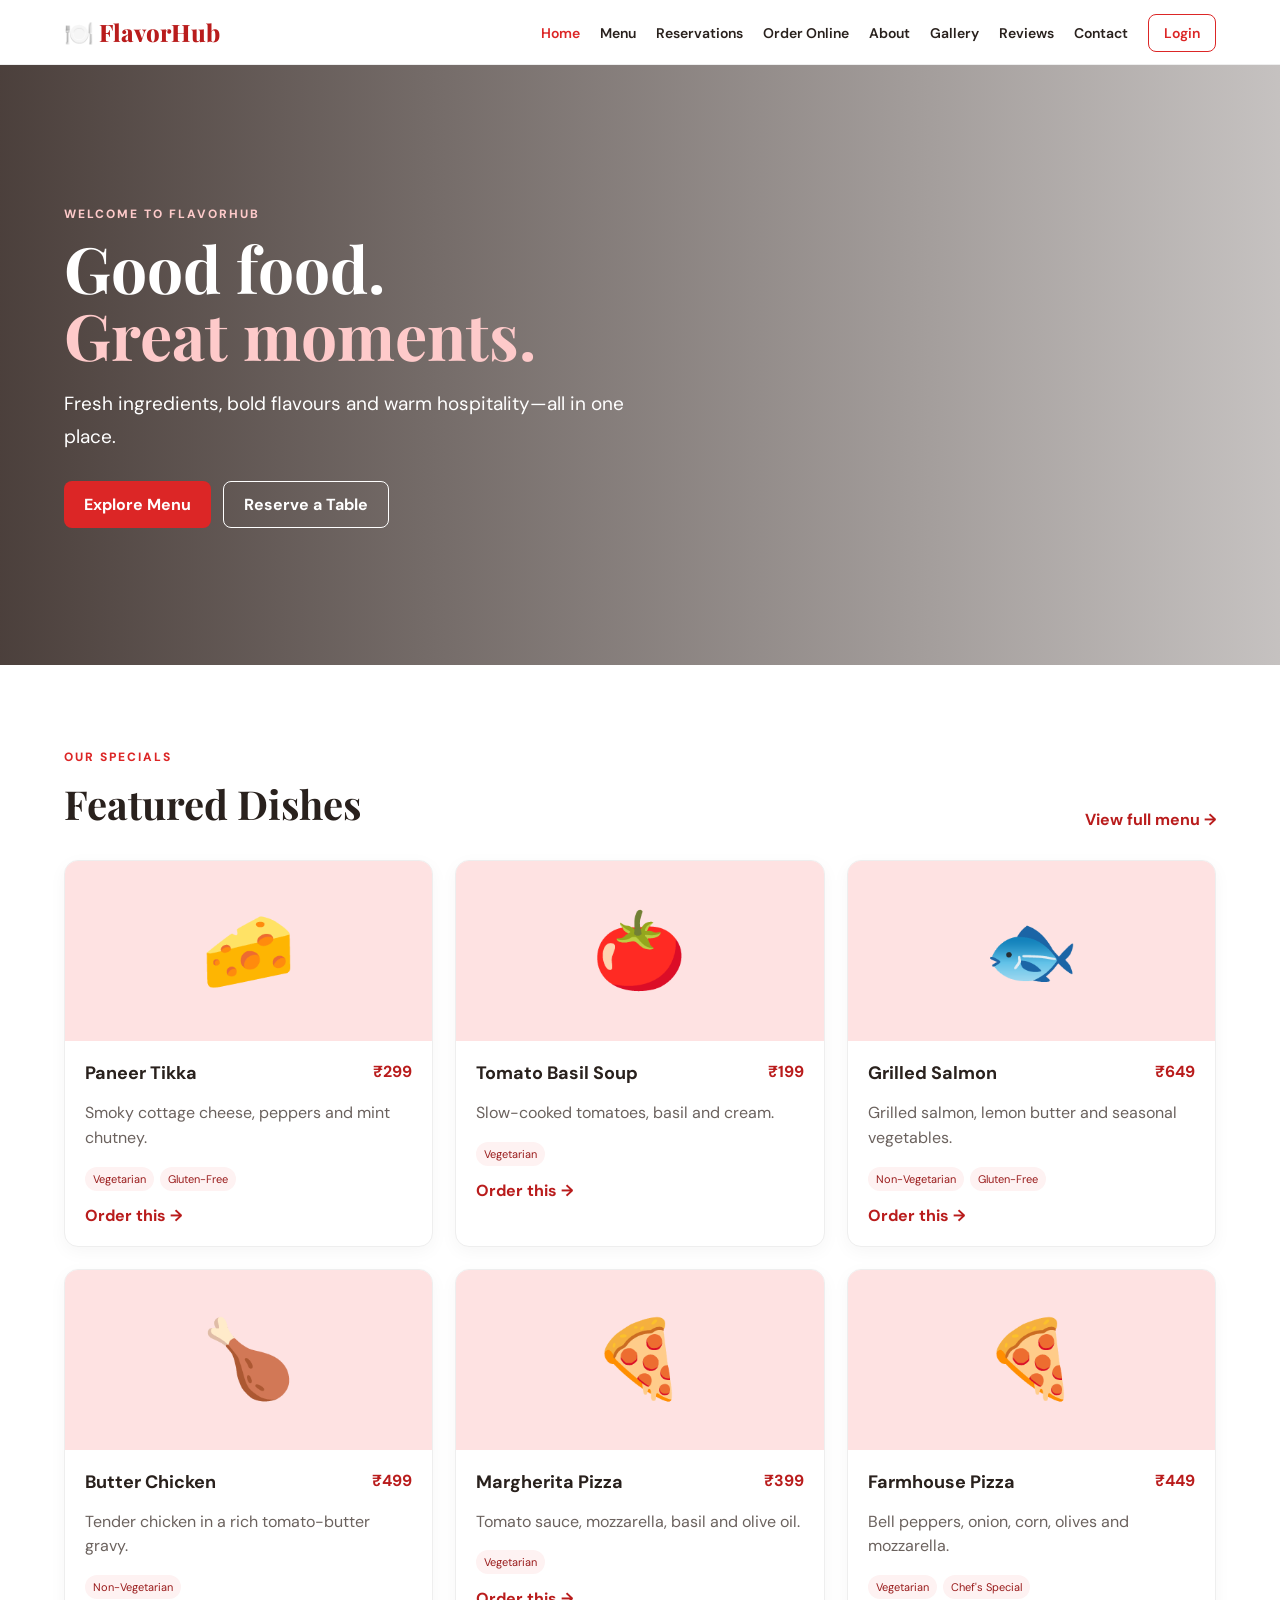
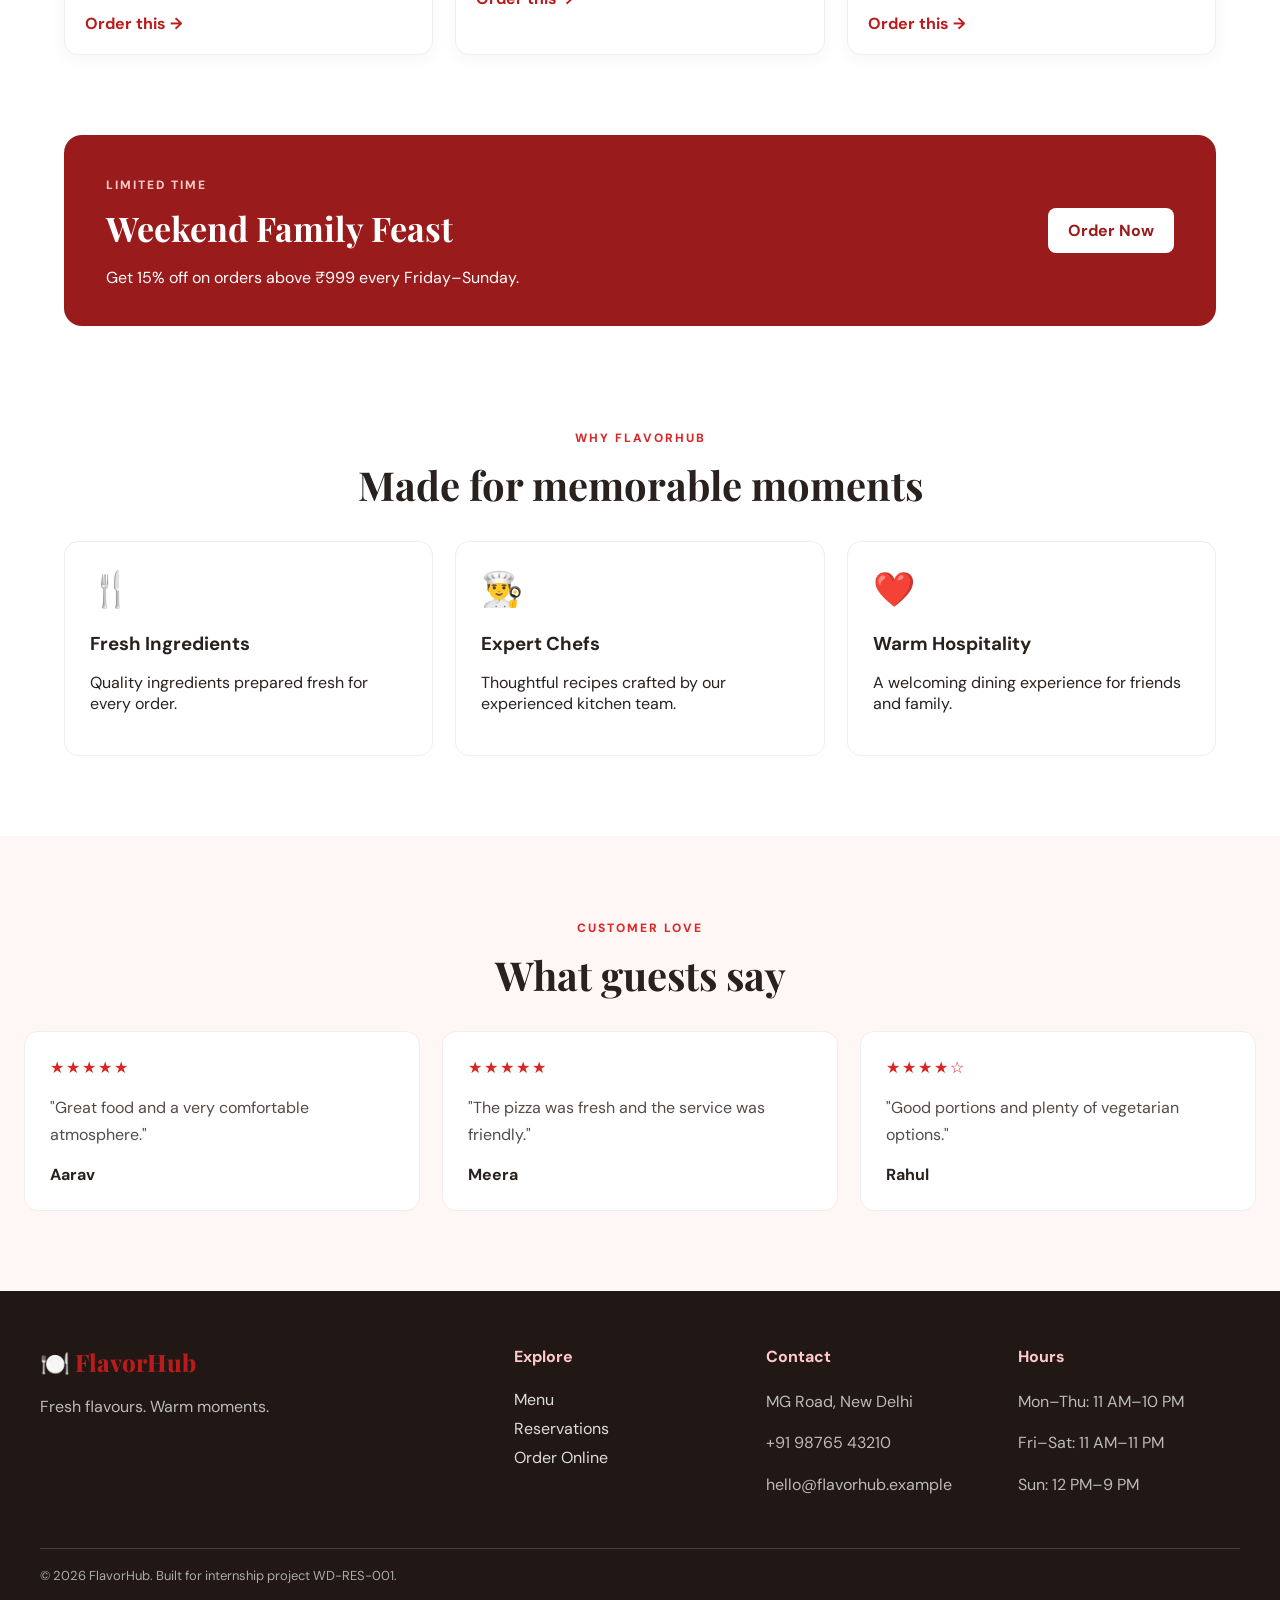
<file: index.html>
<!DOCTYPE html>
<html lang="en">
<head>
<meta charset="UTF-8"><meta name="viewport" content="width=device-width,initial-scale=1.0">
<title>FlavorHub | Restaurant</title>
<link rel="preconnect" href="https://fonts.googleapis.com"><link rel="preconnect" href="https://fonts.gstatic.com" crossorigin>
<link href="https://fonts.googleapis.com/css2?family=DM+Sans:wght@400;500;600;700&family=Playfair+Display:wght@600;700;800&display=swap" rel="stylesheet">
<link rel="stylesheet" href="css/style.css"><link rel="stylesheet" href="css/responsive.css">
</head>
<body>
<header id="site-header"></header>
<main>
<section class="hero">
<div class="hero-content"><span class="eyebrow">WELCOME TO FLAVORHUB</span><h1>Good food.<br><span>Great moments.</span></h1><p>Fresh ingredients, bold flavours and warm hospitality—all in one place.</p>
<div class="hero-actions"><a class="btn btn-primary" href="menu.html">Explore Menu</a><a class="btn btn-outline" href="reservations.html">Reserve a Table</a></div></div>
</section>
<section class="section"><div class="section-heading"><div><span class="eyebrow">OUR SPECIALS</span><h2>Featured Dishes</h2></div><a class="text-link" href="menu.html">View full menu →</a></div><div id="featured-menu" class="card-grid"></div></section>
<section class="offer-banner"><div><span class="eyebrow">LIMITED TIME</span><h2>Weekend Family Feast</h2><p>Get 15% off on orders above ₹999 every Friday–Sunday.</p></div><a class="btn btn-light" href="order.html">Order Now</a></section>
<section class="section"><div class="section-heading center"><span class="eyebrow">WHY FLAVORHUB</span><h2>Made for memorable moments</h2></div><div class="feature-grid">
<article class="info-card"><span class="icon">🍴</span><h3>Fresh Ingredients</h3><p>Quality ingredients prepared fresh for every order.</p></article>
<article class="info-card"><span class="icon">👨‍🍳</span><h3>Expert Chefs</h3><p>Thoughtful recipes crafted by our experienced kitchen team.</p></article>
<article class="info-card"><span class="icon">❤️</span><h3>Warm Hospitality</h3><p>A welcoming dining experience for friends and family.</p></article>
</div></section>
<section class="section soft"><div class="section-heading center"><span class="eyebrow">CUSTOMER LOVE</span><h2>What guests say</h2></div><div id="home-reviews" class="review-grid"></div></section>
</main>
<footer id="site-footer"></footer>
<script src="js/data.js"></script><script src="js/script.js"></script>
</body></html>
</file>
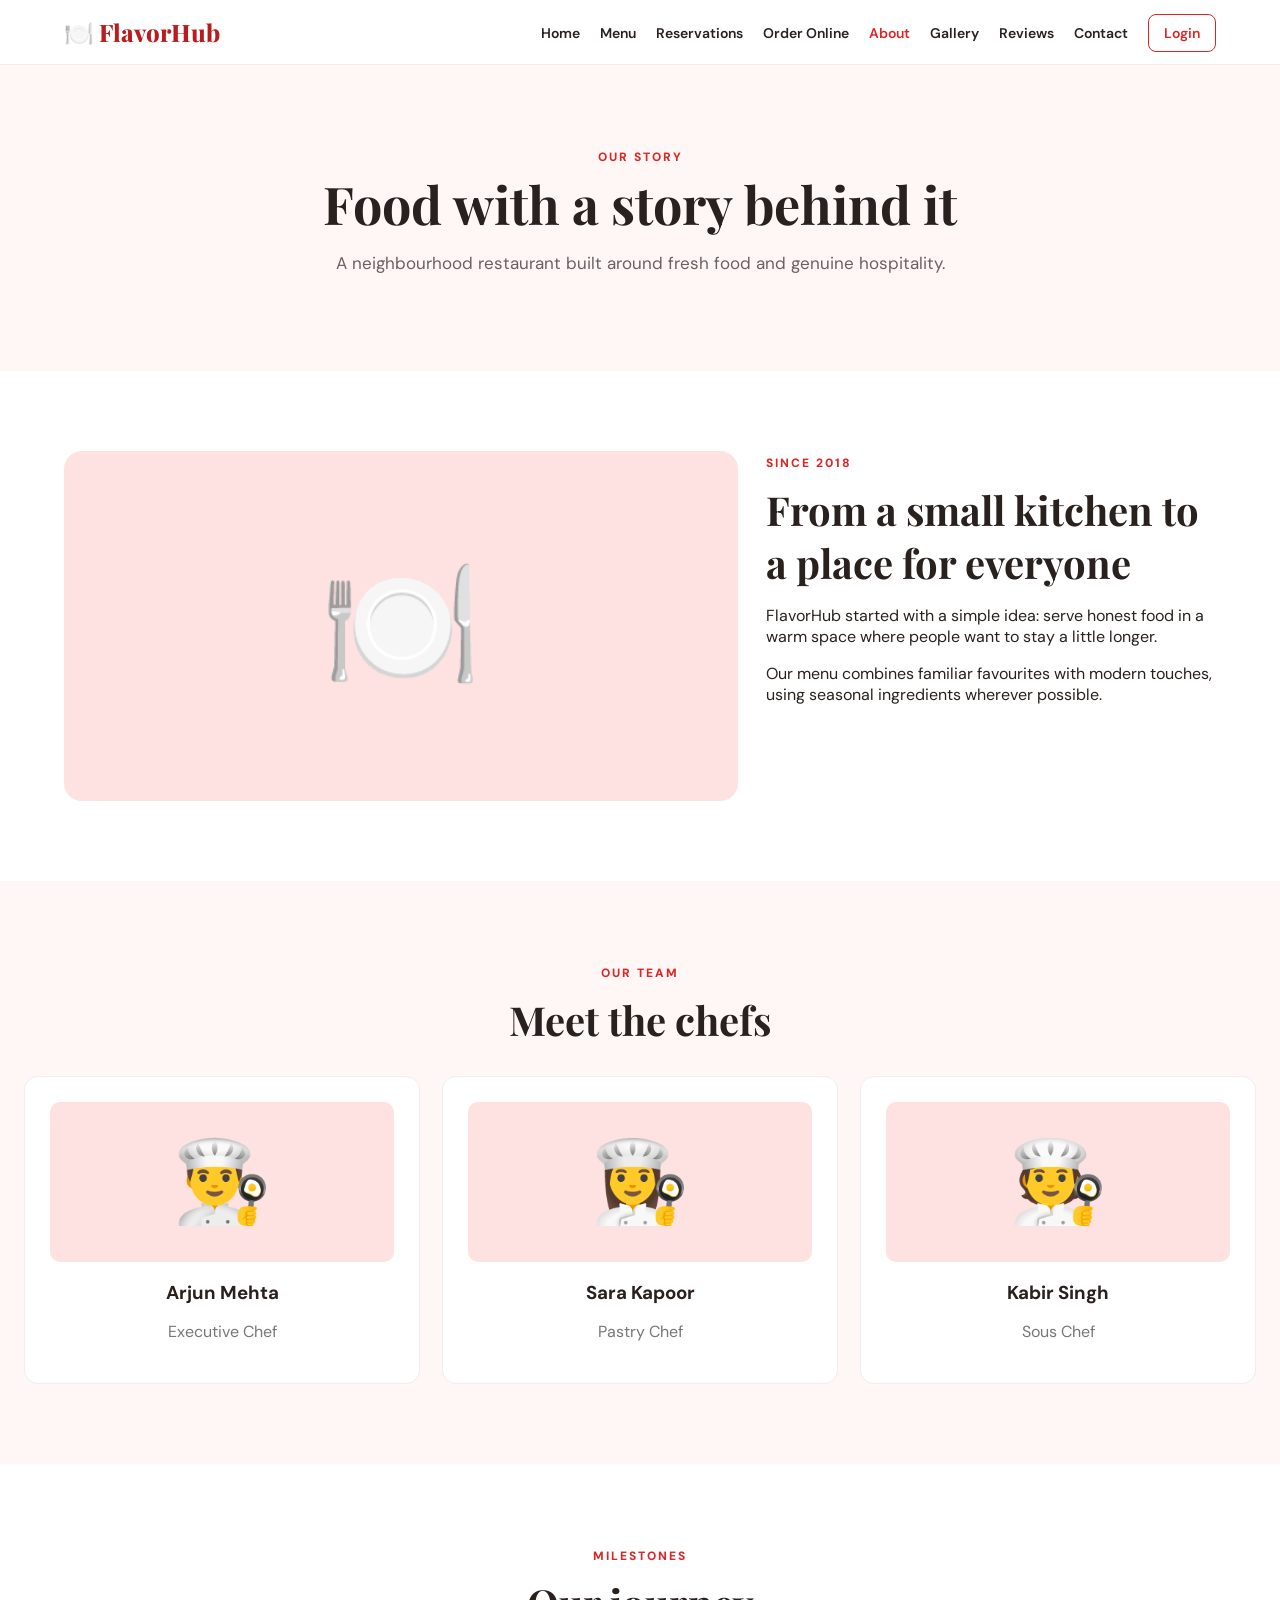
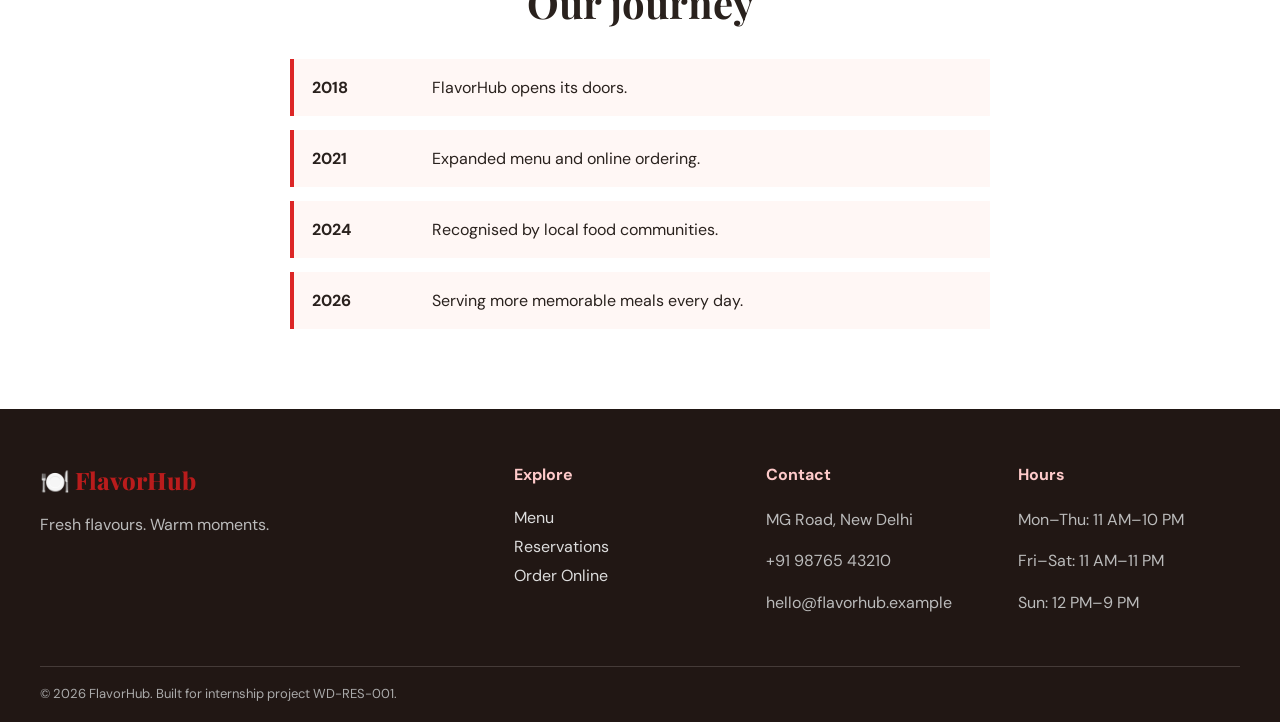
<file: about.html>
<!DOCTYPE html>
<html lang="en"><head><meta charset="UTF-8"><meta name="viewport" content="width=device-width,initial-scale=1.0"><title>About Us | FlavorHub</title>
<link rel="preconnect" href="https://fonts.googleapis.com"><link rel="stylesheet" href="https://fonts.googleapis.com/css2?family=DM+Sans:wght@400;500;600;700&family=Playfair+Display:wght@600;700;800&display=swap"><link rel="stylesheet" href="css/style.css"><link rel="stylesheet" href="css/responsive.css"></head>
<body><header id="site-header"></header><main><section class="page-hero"><span class="eyebrow">OUR STORY</span><h1>Food with a story behind it</h1><p>A neighbourhood restaurant built around fresh food and genuine hospitality.</p></section>
<section class="section two-column about-intro"><div class="image-placeholder large">🍽️</div><div><span class="eyebrow">SINCE 2018</span><h2>From a small kitchen to a place for everyone</h2><p>FlavorHub started with a simple idea: serve honest food in a warm space where people want to stay a little longer.</p><p>Our menu combines familiar favourites with modern touches, using seasonal ingredients wherever possible.</p></div></section>
<section class="section soft"><div class="section-heading center"><span class="eyebrow">OUR TEAM</span><h2>Meet the chefs</h2></div><div id="team-grid" class="team-grid"></div></section>
<section class="section"><div class="section-heading center"><span class="eyebrow">MILESTONES</span><h2>Our journey</h2></div><div class="timeline"><div><b>2018</b><span>FlavorHub opens its doors.</span></div><div><b>2021</b><span>Expanded menu and online ordering.</span></div><div><b>2024</b><span>Recognised by local food communities.</span></div><div><b>2026</b><span>Serving more memorable meals every day.</span></div></div></section>
</main><footer id="site-footer"></footer><script src="js/data.js"></script><script src="js/script.js"></script></body></html>
</file>
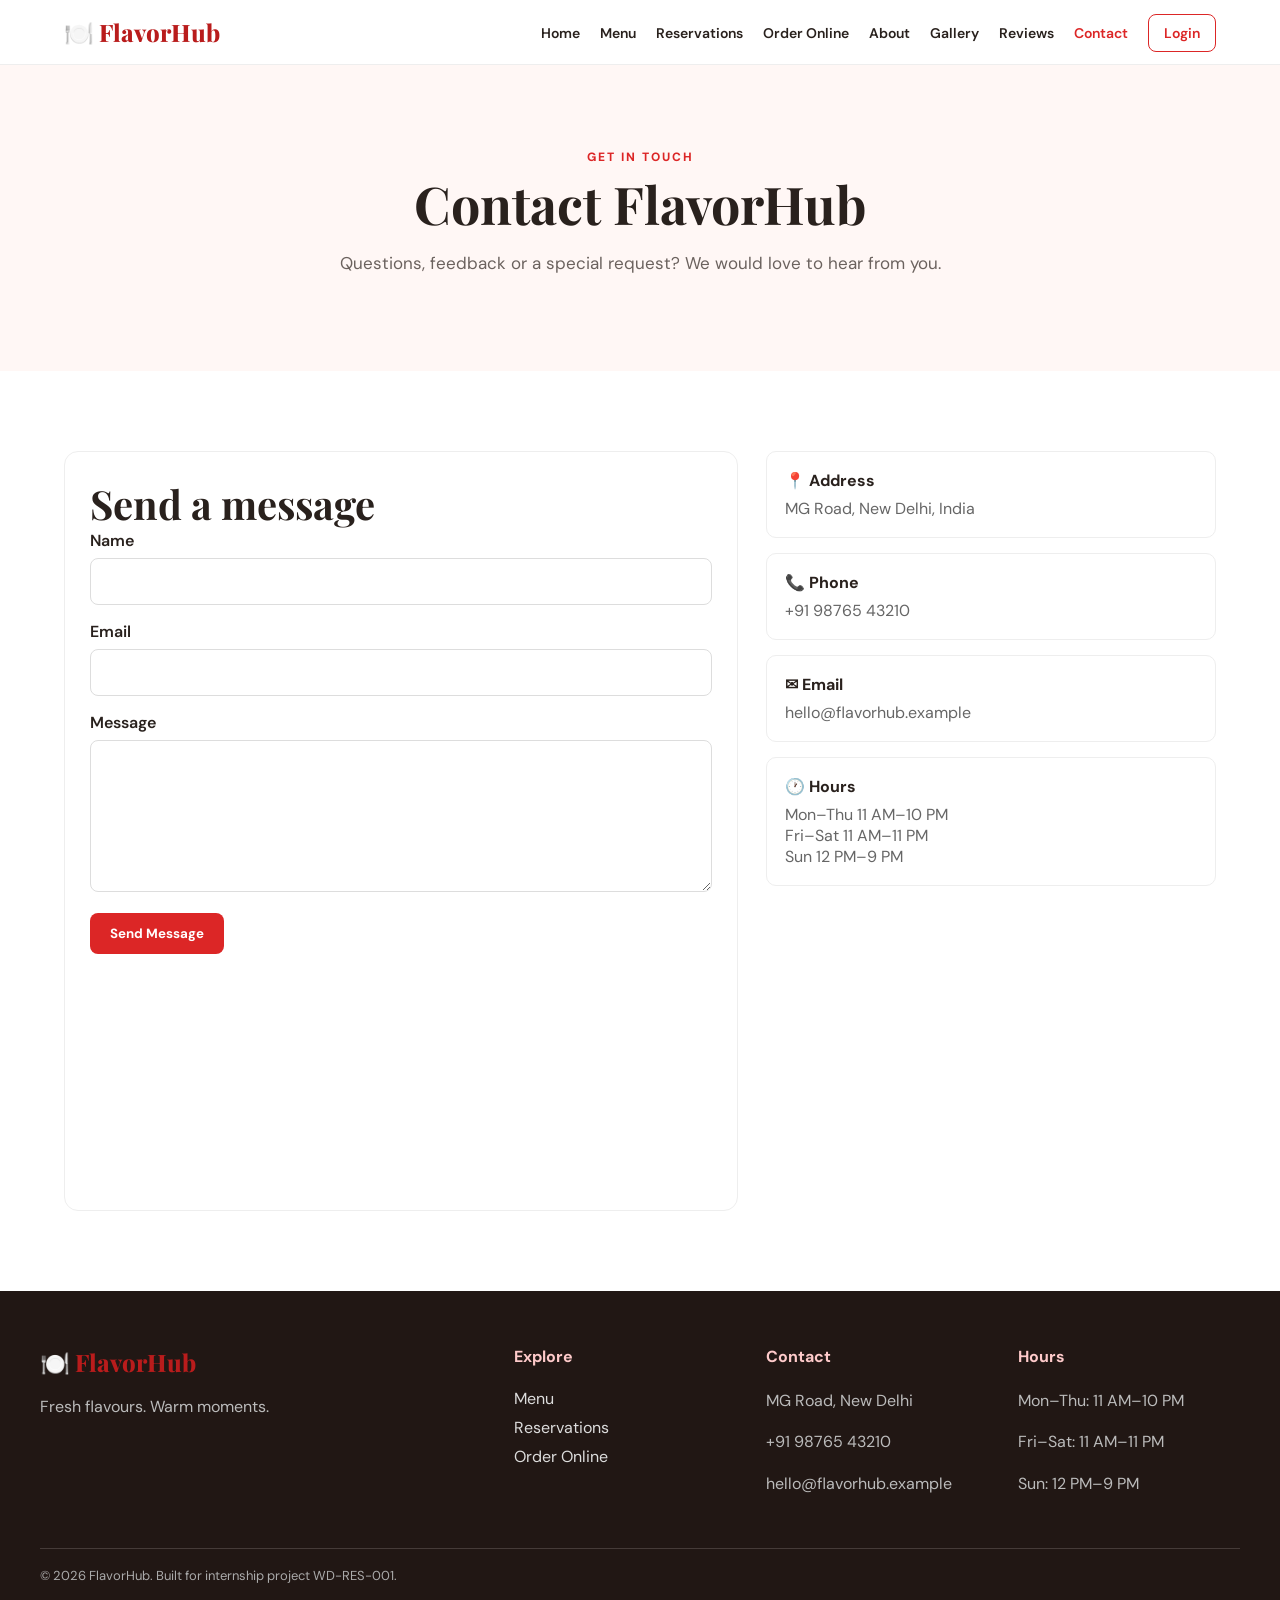
<file: contact.html>
<!DOCTYPE html>
<html lang="en"><head><meta charset="UTF-8"><meta name="viewport" content="width=device-width,initial-scale=1.0"><title>Contact | FlavorHub</title>
<link rel="preconnect" href="https://fonts.googleapis.com"><link rel="stylesheet" href="https://fonts.googleapis.com/css2?family=DM+Sans:wght@400;500;600;700&family=Playfair+Display:wght@600;700;800&display=swap"><link rel="stylesheet" href="css/style.css"><link rel="stylesheet" href="css/responsive.css"></head>
<body><header id="site-header"></header><main><section class="page-hero"><span class="eyebrow">GET IN TOUCH</span><h1>Contact FlavorHub</h1><p>Questions, feedback or a special request? We would love to hear from you.</p></section>
<section class="section two-column"><div class="form-card"><h2>Send a message</h2><form id="contact-form"><label>Name<input class="input" name="name" required></label><label>Email<input class="input" type="email" name="email" required></label><label>Message<textarea class="input" name="message" rows="6" required></textarea></label><button class="btn btn-primary">Send Message</button></form><div id="contact-message"></div></div>
<div><div class="contact-list"><div><b>📍 Address</b><p>MG Road, New Delhi, India</p></div><div><b>📞 Phone</b><p>+91 98765 43210</p></div><div><b>✉ Email</b><p>hello@flavorhub.example</p></div><div><b>🕐 Hours</b><p>Mon–Thu 11 AM–10 PM<br>Fri–Sat 11 AM–11 PM<br>Sun 12 PM–9 PM</p></div></div>
<iframe class="map" src="https://www.google.com/maps?q=Connaught+Place+New+Delhi&output=embed" loading="lazy"></iframe></div></section></main><footer id="site-footer"></footer><script src="js/data.js"></script><script src="js/script.js"></script></body></html>
</file>
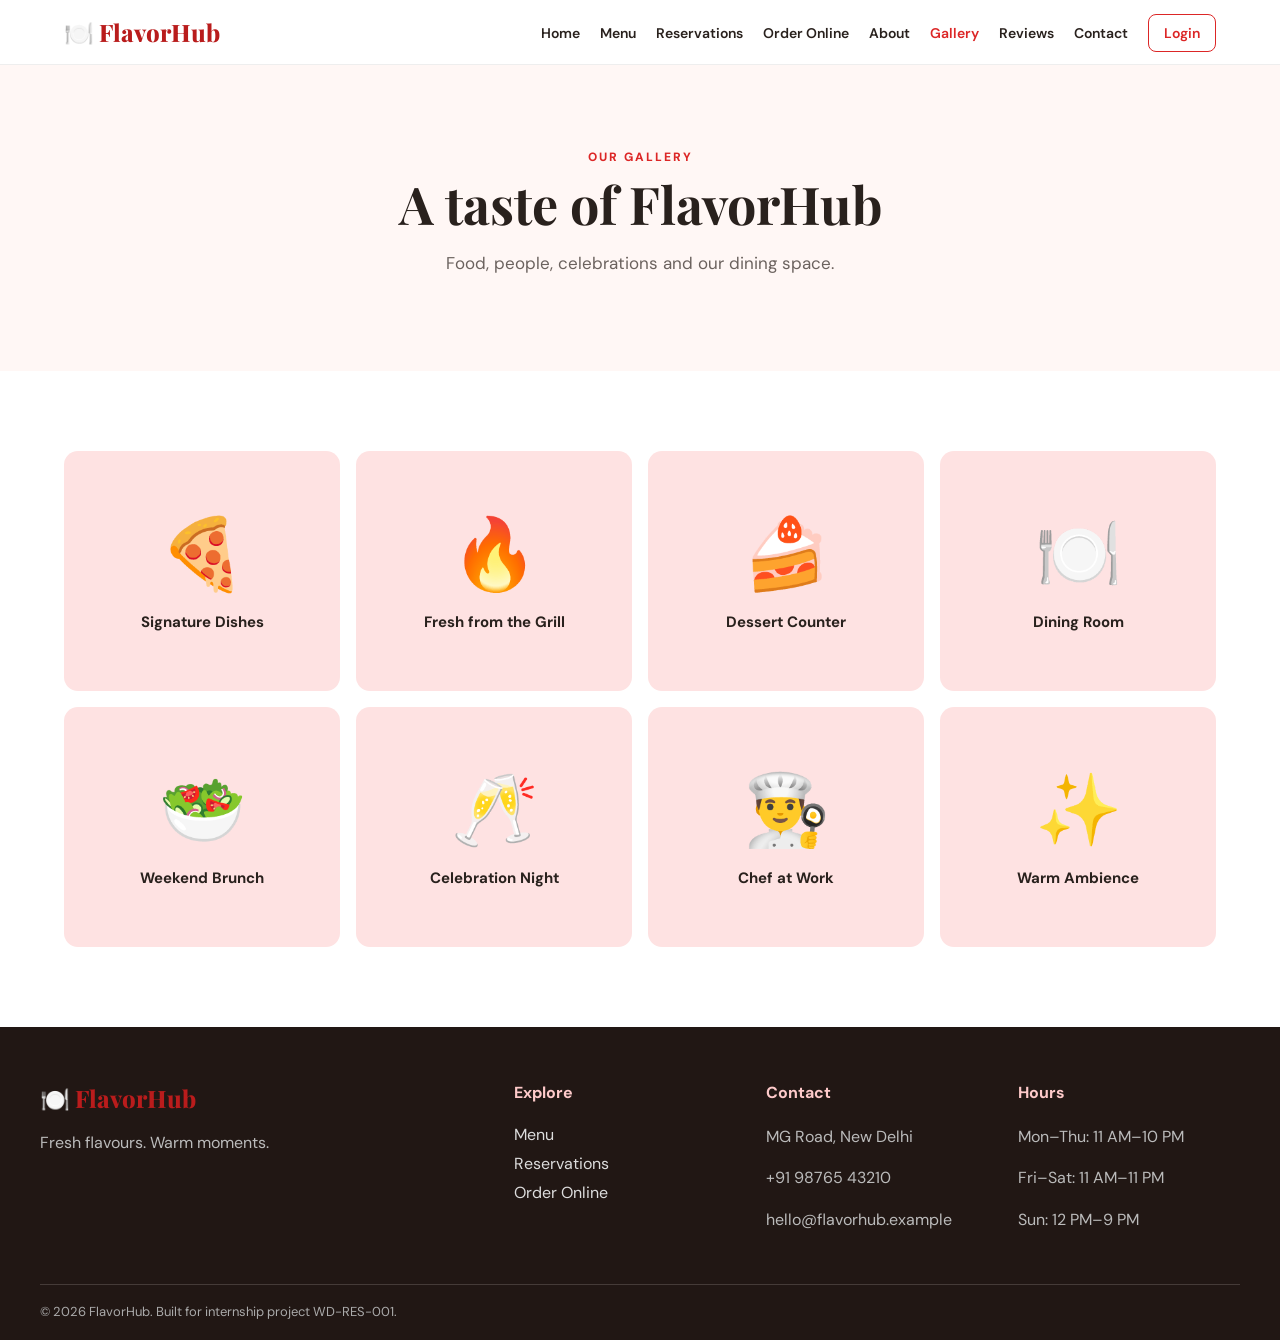
<file: gallery.html>
<!DOCTYPE html>
<html lang="en"><head><meta charset="UTF-8"><meta name="viewport" content="width=device-width,initial-scale=1.0"><title>Gallery | FlavorHub</title>
<link rel="preconnect" href="https://fonts.googleapis.com"><link rel="stylesheet" href="https://fonts.googleapis.com/css2?family=DM+Sans:wght@400;500;600;700&family=Playfair+Display:wght@600;700;800&display=swap"><link rel="stylesheet" href="css/style.css"><link rel="stylesheet" href="css/responsive.css"></head>
<body><header id="site-header"></header><main><section class="page-hero"><span class="eyebrow">OUR GALLERY</span><h1>A taste of FlavorHub</h1><p>Food, people, celebrations and our dining space.</p></section>
<section class="section"><div class="gallery-grid" id="gallery-grid"></div></section></main><footer id="site-footer"></footer><script src="js/data.js"></script><script src="js/script.js"></script></body></html>
</file>
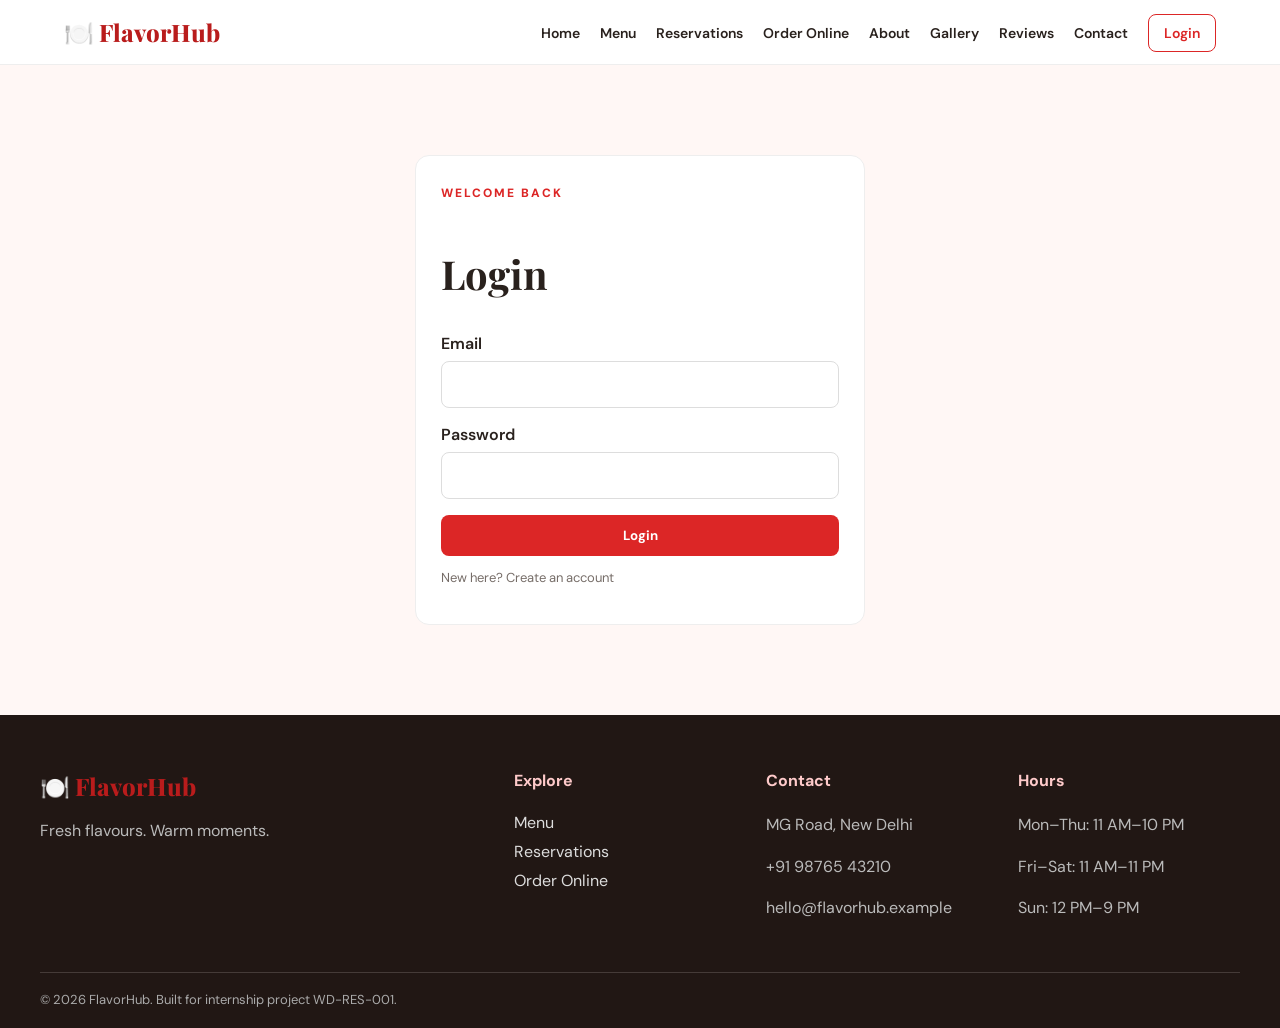
<file: login.html>
<!DOCTYPE html>
<html lang="en"><head><meta charset="UTF-8"><meta name="viewport" content="width=device-width,initial-scale=1.0"><title>Login | FlavorHub</title><link rel="preconnect" href="https://fonts.googleapis.com"><link rel="stylesheet" href="https://fonts.googleapis.com/css2?family=DM+Sans:wght@400;500;600;700&family=Playfair+Display:wght@600;700;800&display=swap"><link rel="stylesheet" href="css/style.css"><link rel="stylesheet" href="css/responsive.css"></head>
<body><header id="site-header"></header><main><section class="auth-section"><div class="form-card auth-card"><span class="eyebrow">WELCOME BACK</span><h1>Login</h1><form id="login-form"><label>Email<input class="input" type="email" name="email" required></label><label>Password<input class="input" type="password" name="password" required></label><button class="btn btn-primary full">Login</button></form><div id="auth-message"></div><p class="small">New here? <a href="register.html">Create an account</a></p></div></section></main><footer id="site-footer"></footer><script src="js/data.js"></script><script src="js/script.js"></script><script src="js/auth.js"></script></body></html>
</file>
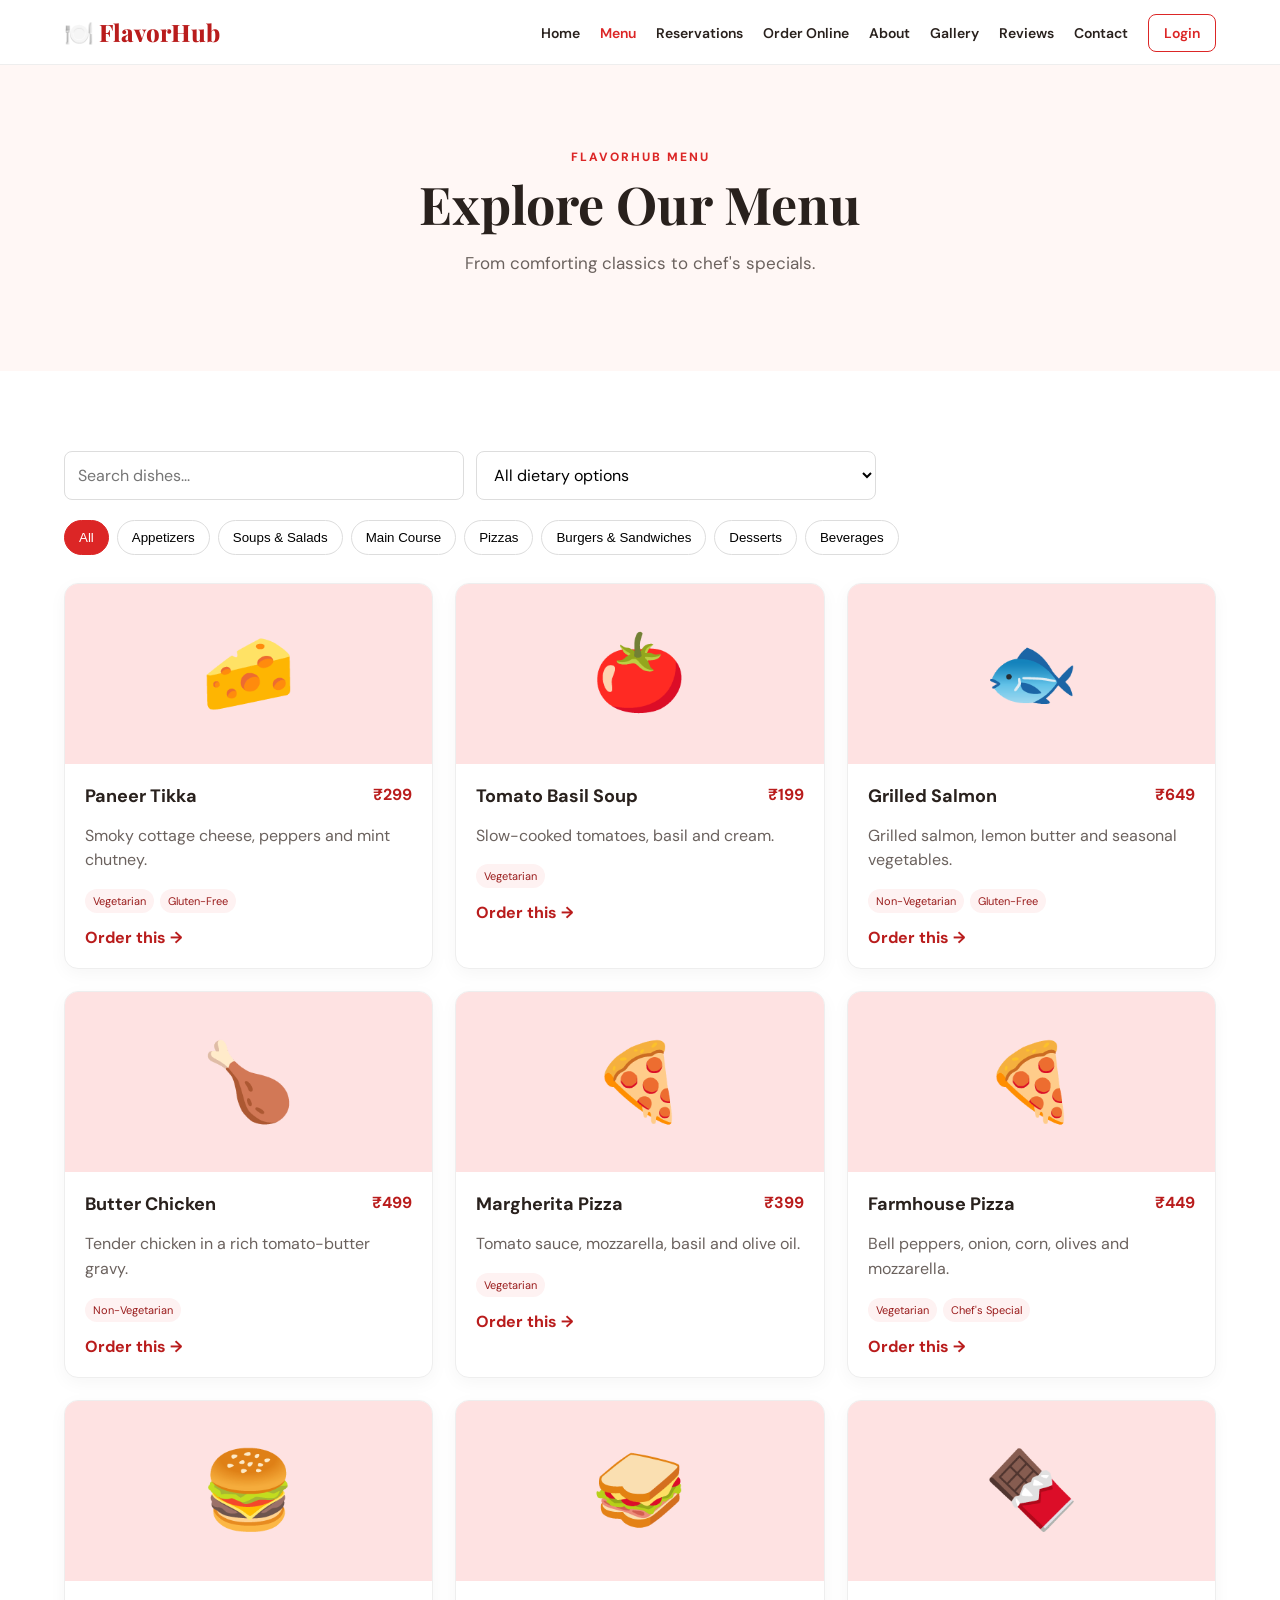
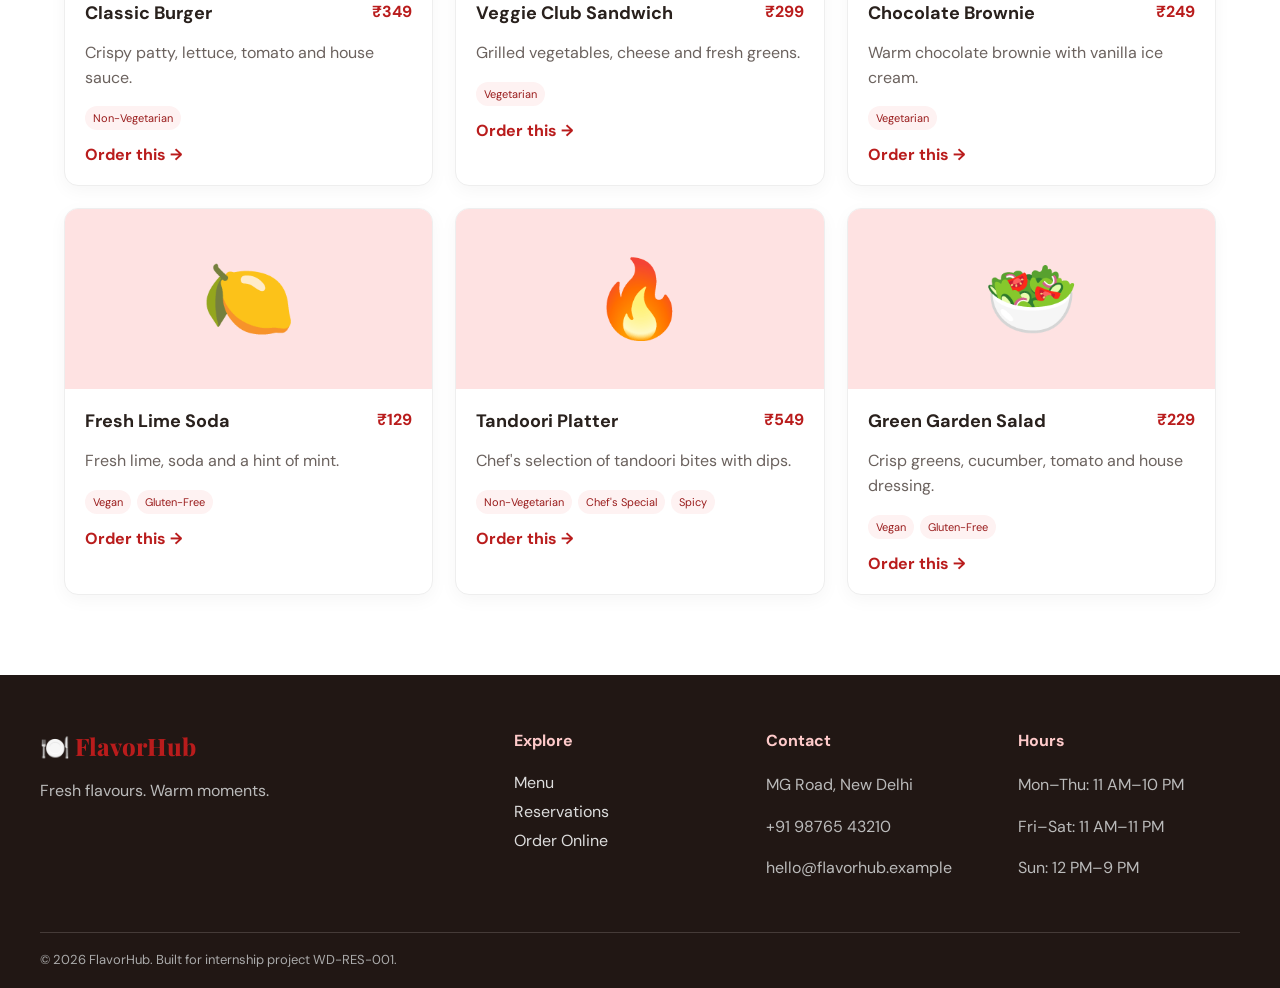
<file: menu.html>
<!DOCTYPE html>
<html lang="en"><head><meta charset="UTF-8"><meta name="viewport" content="width=device-width,initial-scale=1.0">
<title>Menu | FlavorHub</title><link rel="preconnect" href="https://fonts.googleapis.com"><link rel="preconnect" href="https://fonts.gstatic.com" crossorigin>
<link href="https://fonts.googleapis.com/css2?family=DM+Sans:wght@400;500;600;700&family=Playfair+Display:wght@600;700;800&display=swap" rel="stylesheet">
<link rel="stylesheet" href="css/style.css"><link rel="stylesheet" href="css/responsive.css"></head>
<body><header id="site-header"></header><main>
<section class="page-hero"><span class="eyebrow">FLAVORHUB MENU</span><h1>Explore Our Menu</h1><p>From comforting classics to chef's specials.</p></section>
<section class="section"><div class="menu-toolbar"><input id="menu-search" class="input" placeholder="Search dishes..."><select id="diet-filter" class="input"><option value="all">All dietary options</option><option>Vegetarian</option><option>Non-Vegetarian</option><option>Vegan</option><option>Gluten-Free</option><option>Spicy</option><option>Chef's Special</option></select></div>
<div id="category-filters" class="filter-row"></div><div id="menu-grid" class="card-grid"></div></section>
</main><footer id="site-footer"></footer><script src="js/data.js"></script><script src="js/script.js"></script><script src="js/menu.js"></script></body></html>
</file>
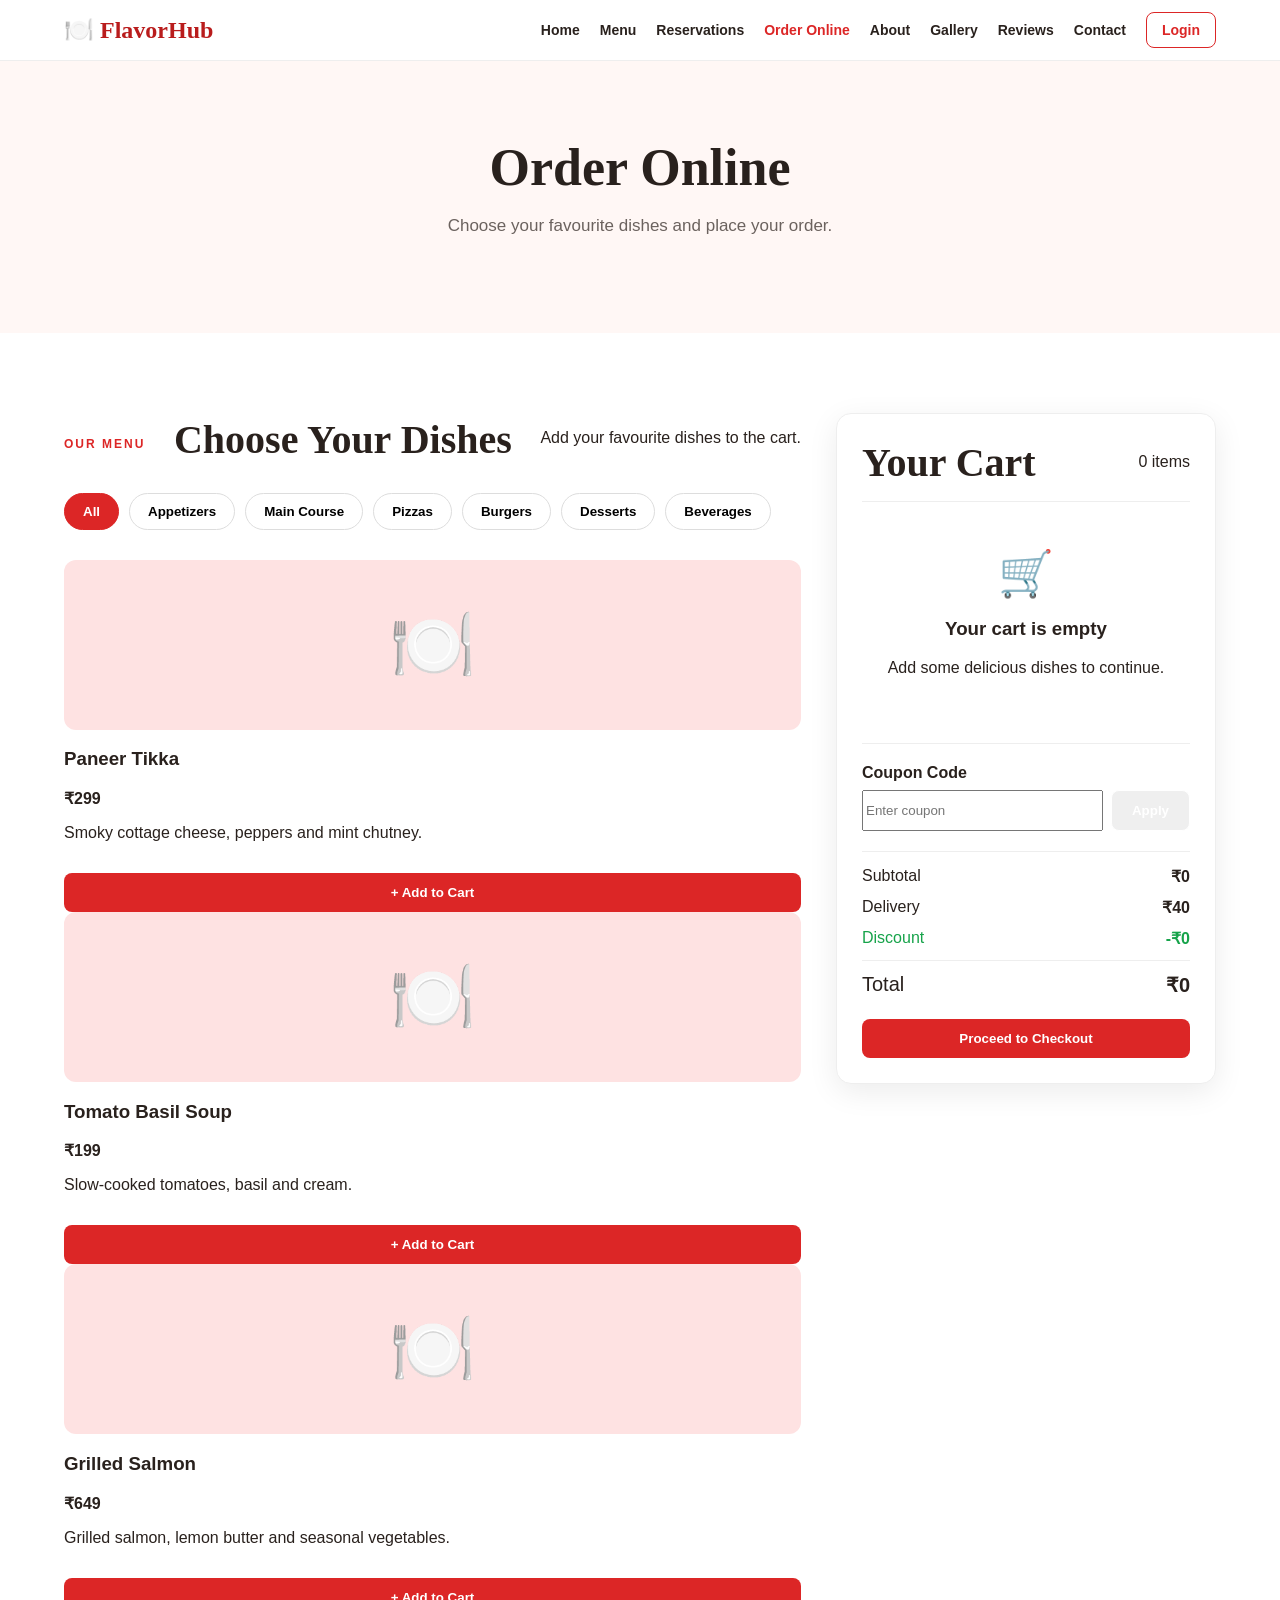
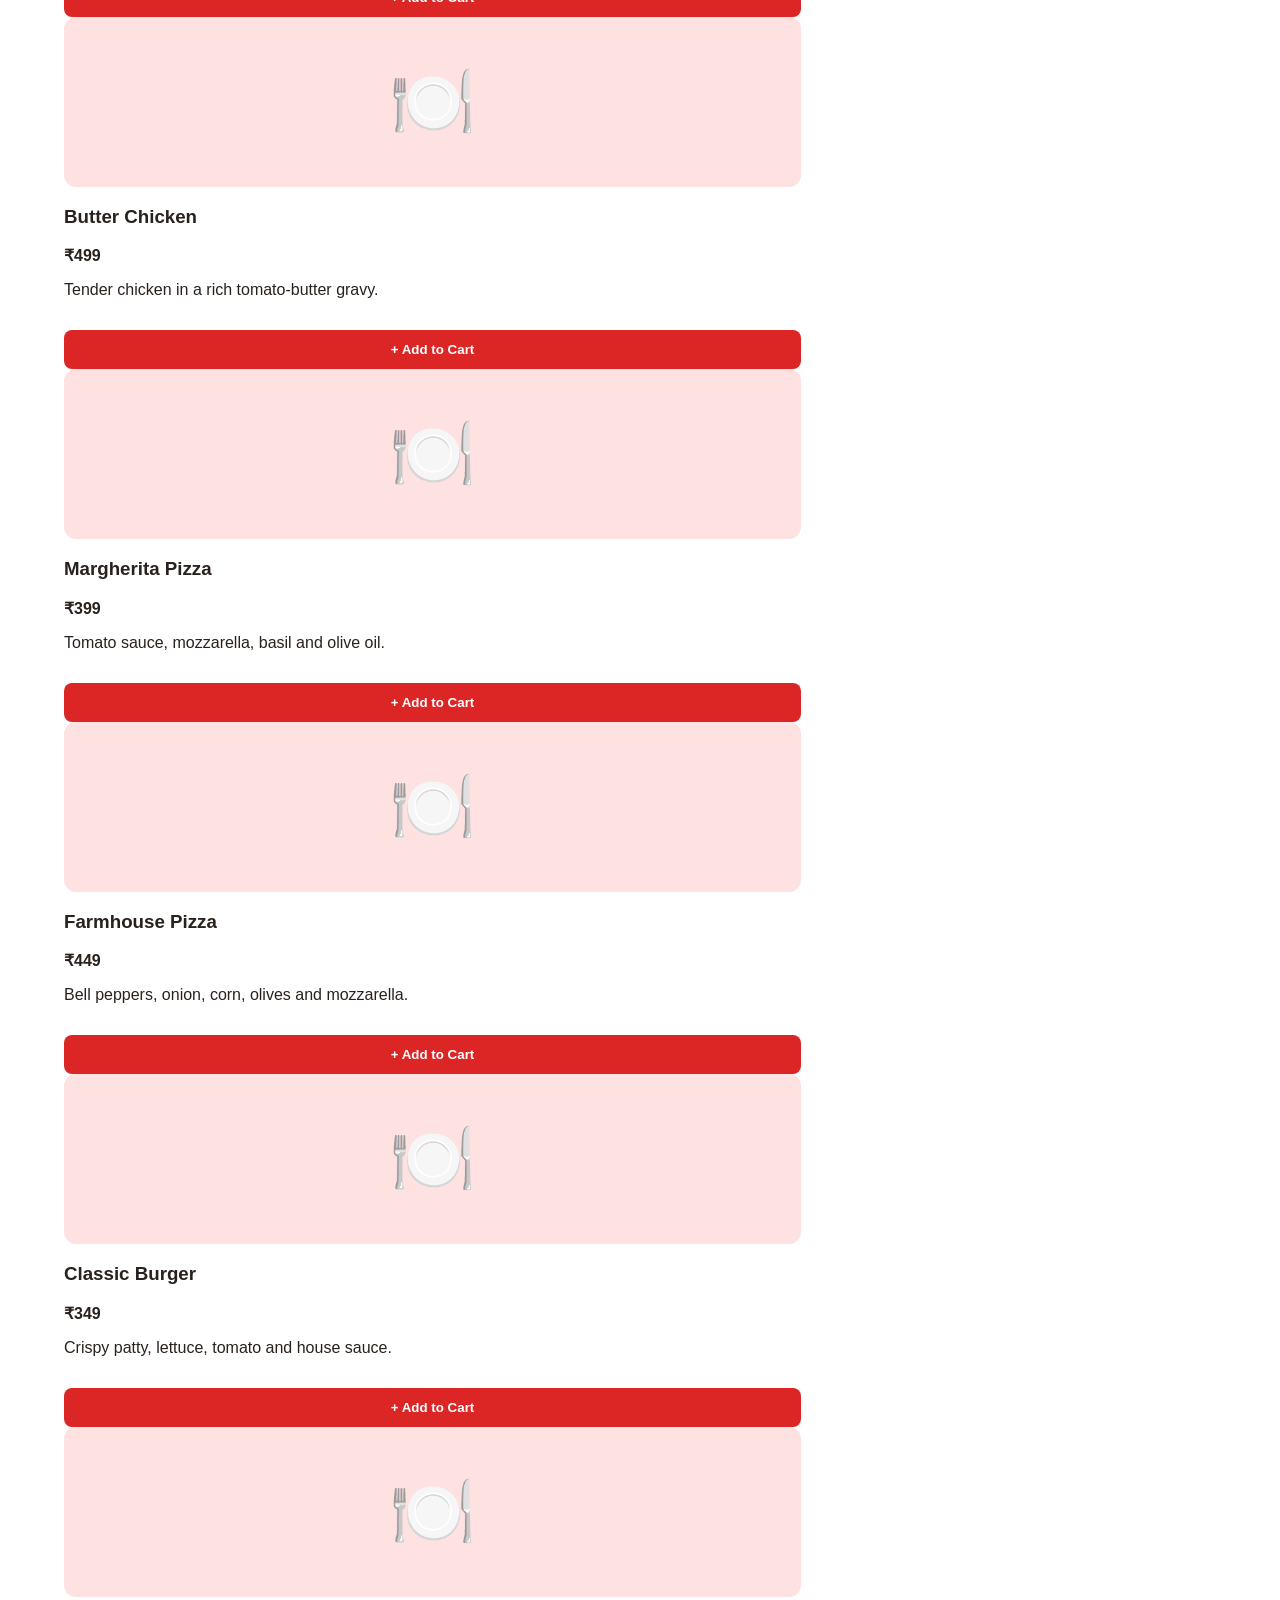
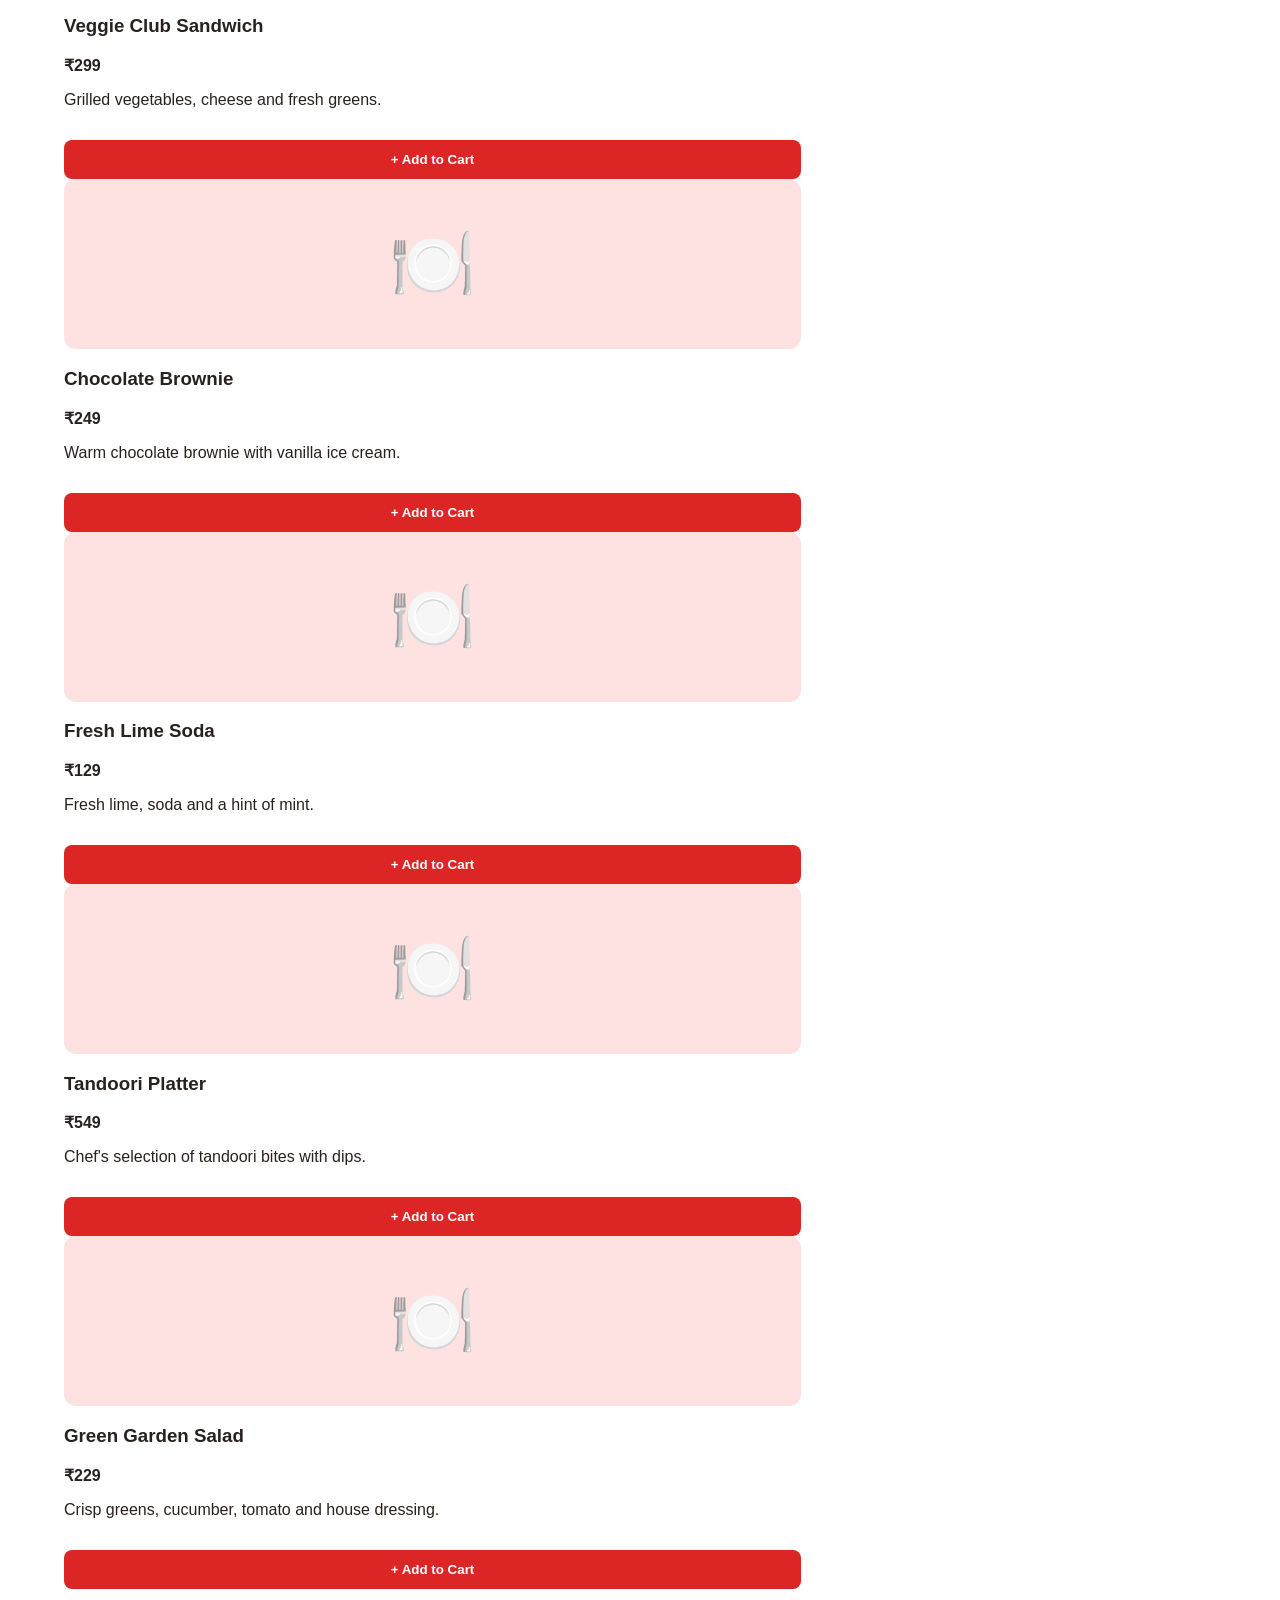
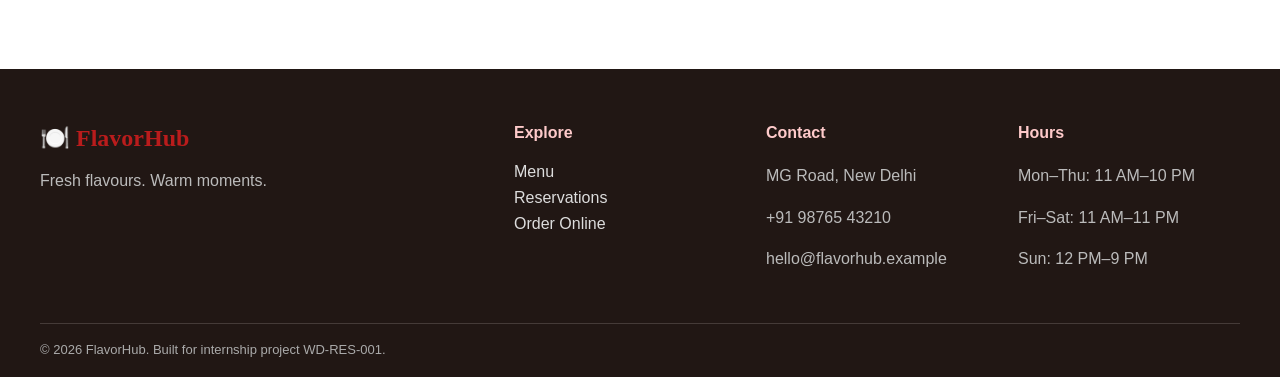
<file: order.html>
<!DOCTYPE html>
<html lang="en">
<head>
    <meta charset="UTF-8">
    <meta name="viewport" content="width=device-width, initial-scale=1.0">

    <title>Order Online | FlavorHub</title>

    <link rel="stylesheet" href="css/style.css">
    <link rel="stylesheet" href="css/responsive.css">
</head>

<body>

    <!-- Header -->
    <div id="site-header"></div>

    <main>

        <!-- Page Hero -->
        <section class="page-hero">
            <div class="container">
                <h1>Order Online</h1>
                <p>Choose your favourite dishes and place your order.</p>
            </div>
        </section>

        <!-- Order Section -->
        <section class="section">
            <div class="container">

                <div class="order-layout">

                    <!-- MENU -->
                    <div class="order-menu">

                        <div class="section-heading left">
                            <span class="eyebrow">OUR MENU</span>
                            <h2>Choose Your Dishes</h2>
                            <p>Add your favourite dishes to the cart.</p>
                        </div>

                        <!-- Category Buttons -->
                        <div class="category-buttons">
                            <button class="category-btn active"
                                    onclick="filterOrderMenu('All', this)">
                                All
                            </button>

                            <button class="category-btn"
                                    onclick="filterOrderMenu('Appetizers', this)">
                                Appetizers
                            </button>

                            <button class="category-btn"
                                    onclick="filterOrderMenu('Main Course', this)">
                                Main Course
                            </button>

                            <button class="category-btn"
                                    onclick="filterOrderMenu('Pizzas', this)">
                                Pizzas
                            </button>

                            <button class="category-btn"
                                    onclick="filterOrderMenu('Burgers & Sandwiches', this)">
                                Burgers
                            </button>

                            <button class="category-btn"
                                    onclick="filterOrderMenu('Desserts', this)">
                                Desserts
                            </button>

                            <button class="category-btn"
                                    onclick="filterOrderMenu('Beverages', this)">
                                Beverages
                            </button>
                        </div>

                        <!-- Products -->
                        <div id="order-menu-grid" class="menu-grid">
                            <!-- JavaScript will load products here -->
                        </div>

                    </div>


                    <!-- CART -->
                    <aside class="cart-panel">

                        <div class="cart-header">
                            <h2>Your Cart</h2>
                            <span id="cart-count">0 items</span>
                        </div>

                        <!-- Cart Items -->
                        <div id="cart-items" class="cart-items">

                            <div class="empty-cart">
                                <div class="empty-cart-icon">🛒</div>
                                <h3>Your cart is empty</h3>
                                <p>Add some delicious dishes to continue.</p>
                            </div>

                        </div>


                        <!-- Coupon -->
                        <div class="coupon-box">

                            <label for="coupon">
                                Coupon Code
                            </label>

                            <div class="coupon-row">

                                <input
                                    type="text"
                                    id="coupon"
                                    placeholder="Enter coupon"
                                >

                                <button
                                    type="button"
                                    class="btn btn-outline"
                                    onclick="applyCoupon()">
                                    Apply
                                </button>

                            </div>

                            <small id="coupon-message"></small>

                        </div>


                        <!-- Summary -->
                        <div class="cart-summary">

                            <div class="summary-row">
                                <span>Subtotal</span>
                                <strong id="cart-subtotal">₹0</strong>
                            </div>

                            <div class="summary-row">
                                <span>Delivery</span>
                                <strong id="delivery-charge">₹40</strong>
                            </div>

                            <div class="summary-row discount-row">
                                <span>Discount</span>
                                <strong id="cart-discount">-₹0</strong>
                            </div>

                            <div class="summary-total">
                                <span>Total</span>
                                <strong id="cart-total">₹0</strong>
                            </div>

                        </div>


                        <!-- Checkout -->
                        <button
                            type="button"
                            id="checkout-btn"
                            class="btn btn-primary checkout-btn"
                            onclick="openCheckout()">
                            Proceed to Checkout
                        </button>

                    </aside>

                </div>

            </div>
        </section>


        <!-- Checkout Modal -->
        <div id="checkout-modal" class="checkout-modal">

            <div class="checkout-content">

                <button
                    type="button"
                    class="close-checkout"
                    onclick="closeCheckout()">
                    ×
                </button>

                <h2>Checkout</h2>

                <p class="checkout-note">
                    Enter your details to place the order.
                </p>

                <form id="checkout-form">

                    <div class="form-group">
                        <label for="customer-name">
                            Full Name
                        </label>

                        <input
                            type="text"
                            id="customer-name"
                            required
                            placeholder="Enter your name">
                    </div>


                    <div class="form-group">
                        <label for="customer-phone">
                            Phone Number
                        </label>

                        <input
                            type="tel"
                            id="customer-phone"
                            required
                            placeholder="Enter phone number">
                    </div>


                    <div class="form-group">
                        <label for="customer-address">
                            Delivery Address
                        </label>

                        <textarea
                            id="customer-address"
                            required
                            placeholder="Enter complete delivery address"></textarea>
                    </div>


                    <div class="form-group">
                        <label for="payment-method">
                            Payment Method
                        </label>

                        <select id="payment-method" required>

                            <option value="">
                                Select Payment Method
                            </option>

                            <option value="Cash on Delivery">
                                Cash on Delivery
                            </option>

                            <option value="UPI">
                                UPI
                            </option>

                            <option value="Card">
                                Debit / Credit Card
                            </option>

                        </select>

                    </div>


                    <button
                        type="submit"
                        class="btn btn-primary">
                        Place Order
                    </button>

                </form>

            </div>

        </div>


        <!-- Order Success -->
        <div id="order-success" class="order-success">

            <div class="success-box">

                <div class="success-icon">
                    ✓
                </div>

                <h2>Order Placed Successfully!</h2>

                <p id="order-success-message">
                    Your order has been received.
                </p>

                <button
                    type="button"
                    class="btn btn-primary"
                    onclick="closeSuccess()">
                    Continue
                </button>

            </div>

        </div>

    </main>


    <!-- Footer -->
    <div id="site-footer"></div>


    <!-- JavaScript -->
    <script src="js/data.js"></script>
    <script src="js/script.js"></script>
    <script src="js/cart.js"></script>

</body>
</html>
</file>
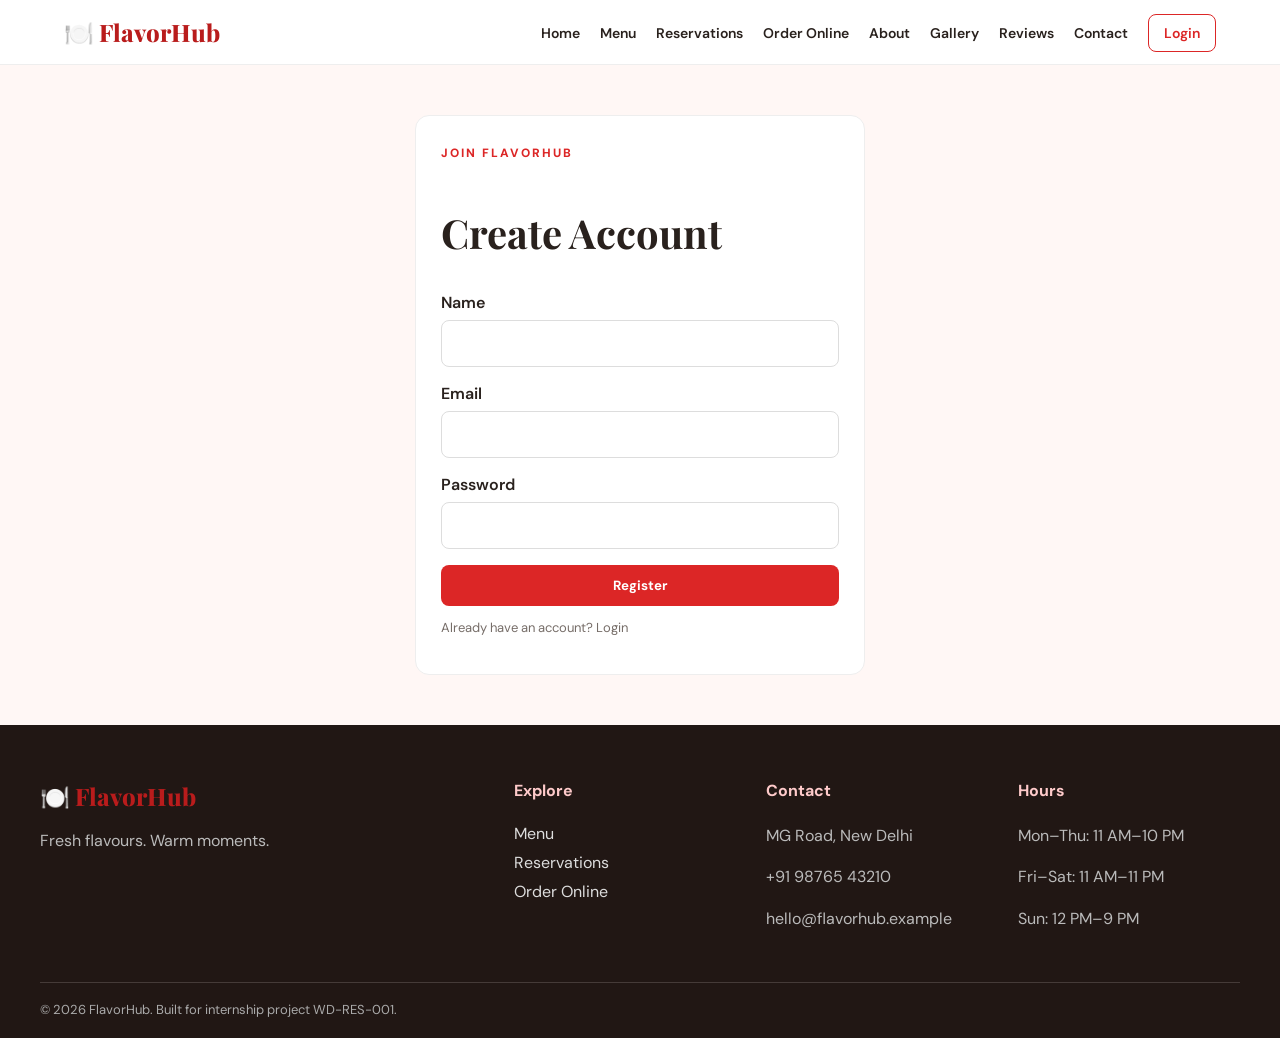
<file: register.html>
<!DOCTYPE html>
<html lang="en"><head><meta charset="UTF-8"><meta name="viewport" content="width=device-width,initial-scale=1.0"><title>Register | FlavorHub</title><link rel="preconnect" href="https://fonts.googleapis.com"><link rel="stylesheet" href="https://fonts.googleapis.com/css2?family=DM+Sans:wght@400;500;600;700&family=Playfair+Display:wght@600;700;800&display=swap"><link rel="stylesheet" href="css/style.css"><link rel="stylesheet" href="css/responsive.css"></head>
<body><header id="site-header"></header><main><section class="auth-section"><div class="form-card auth-card"><span class="eyebrow">JOIN FLAVORHUB</span><h1>Create Account</h1><form id="register-form"><label>Name<input class="input" name="name" required></label><label>Email<input class="input" type="email" name="email" required></label><label>Password<input class="input" type="password" name="password" minlength="6" required></label><button class="btn btn-primary full">Register</button></form><div id="auth-message"></div><p class="small">Already have an account? <a href="login.html">Login</a></p></div></section></main><footer id="site-footer"></footer><script src="js/data.js"></script><script src="js/script.js"></script><script src="js/auth.js"></script></body></html>
</file>
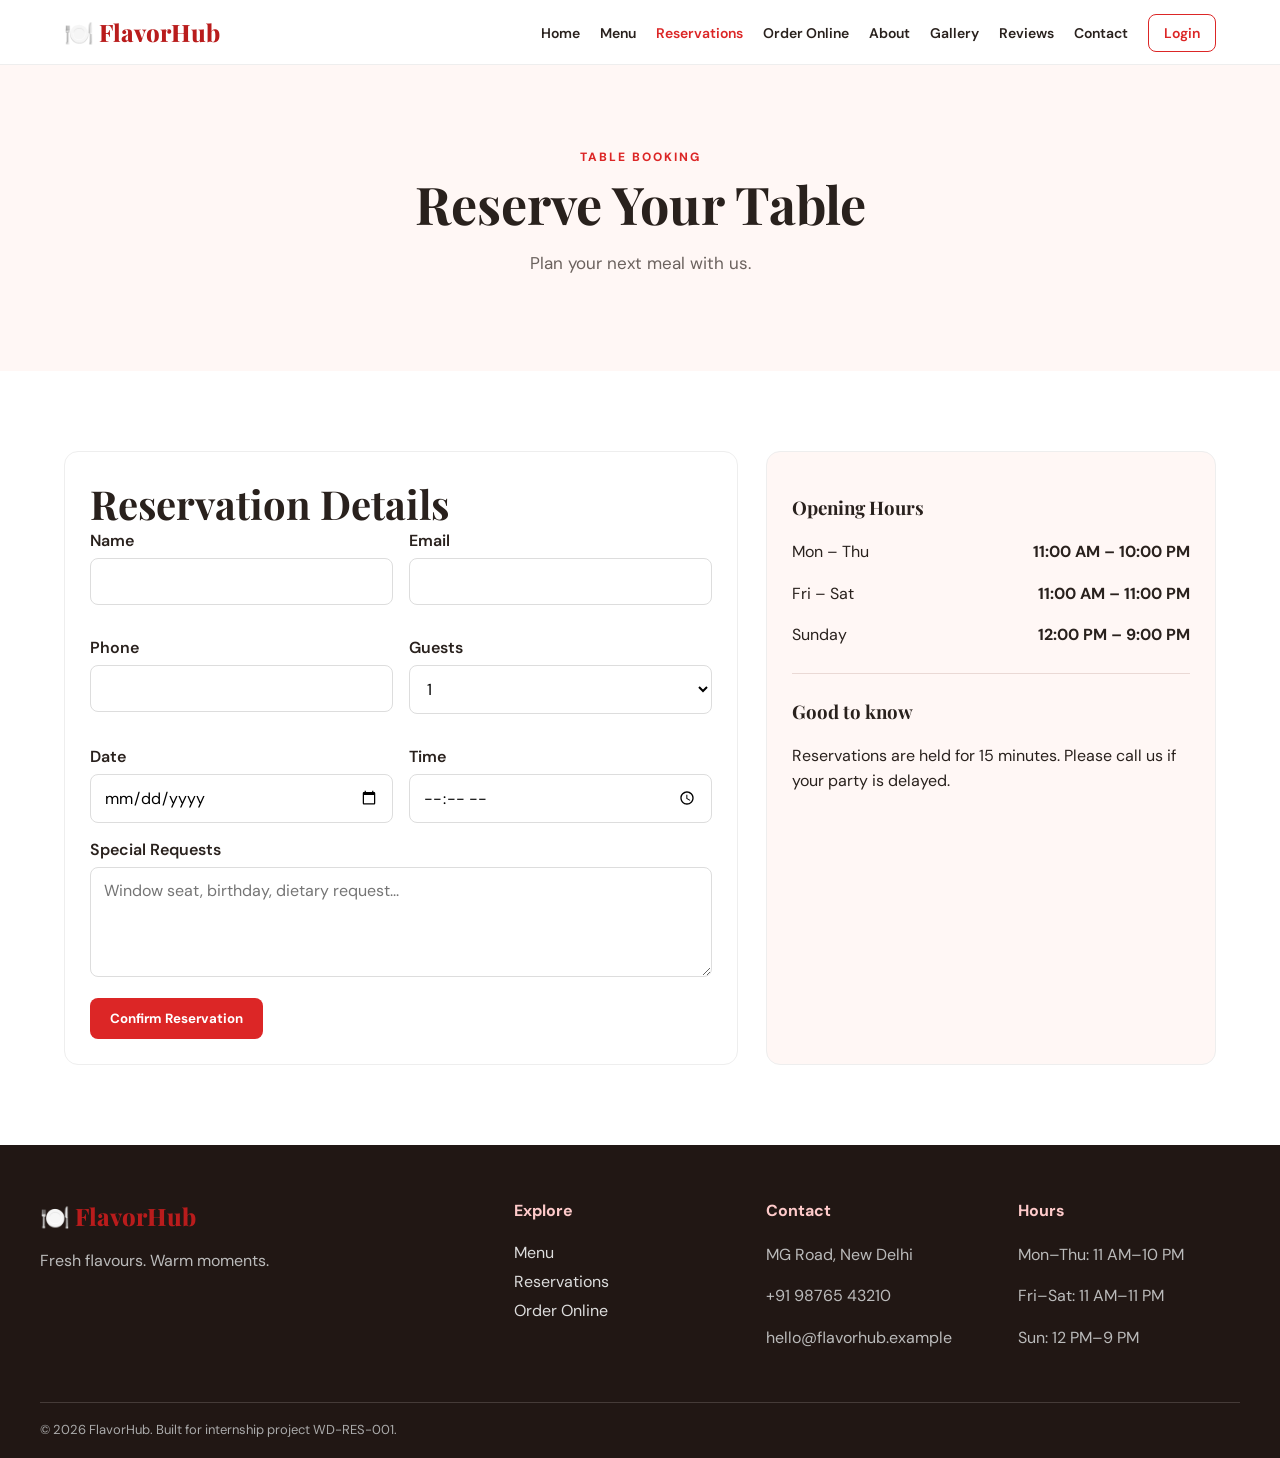
<file: reservations.html>
<!DOCTYPE html>
<html lang="en"><head><meta charset="UTF-8"><meta name="viewport" content="width=device-width,initial-scale=1.0"><title>Reservations | FlavorHub</title>
<link rel="preconnect" href="https://fonts.googleapis.com"><link rel="preconnect" href="https://fonts.gstatic.com" crossorigin><link href="https://fonts.googleapis.com/css2?family=DM+Sans:wght@400;500;600;700&family=Playfair+Display:wght@600;700;800&display=swap" rel="stylesheet">
<link rel="stylesheet" href="css/style.css"><link rel="stylesheet" href="css/responsive.css"></head><body><header id="site-header"></header><main>
<section class="page-hero"><span class="eyebrow">TABLE BOOKING</span><h1>Reserve Your Table</h1><p>Plan your next meal with us.</p></section>
<section class="section two-column"><div class="form-card"><h2>Reservation Details</h2><form id="reservation-form"><div class="form-grid">
<label>Name<input class="input" name="name" required></label><label>Email<input class="input" type="email" name="email" required></label>
<label>Phone<input class="input" type="tel" name="phone" required></label><label>Guests<select class="input" name="party_size" required><option>1</option><option>2</option><option>3</option><option>4</option><option>5</option><option>6</option><option>7+</option></select></label>
<label>Date<input class="input" type="date" name="date" required></label><label>Time<input class="input" type="time" name="time" required></label></div>
<label>Special Requests<textarea class="input" name="special_requests" rows="4" placeholder="Window seat, birthday, dietary request..."></textarea></label>
<button class="btn btn-primary" type="submit">Confirm Reservation</button></form><div id="reservation-message"></div></div>
<div class="side-panel"><h3>Opening Hours</h3><p>Mon – Thu <b>11:00 AM – 10:00 PM</b></p><p>Fri – Sat <b>11:00 AM – 11:00 PM</b></p><p>Sunday <b>12:00 PM – 9:00 PM</b></p><hr><h3>Good to know</h3><p>Reservations are held for 15 minutes. Please call us if your party is delayed.</p></div></section>
</main><footer id="site-footer"></footer><script src="js/data.js"></script><script src="js/script.js"></script><script src="js/reservation.js"></script></body></html>
</file>
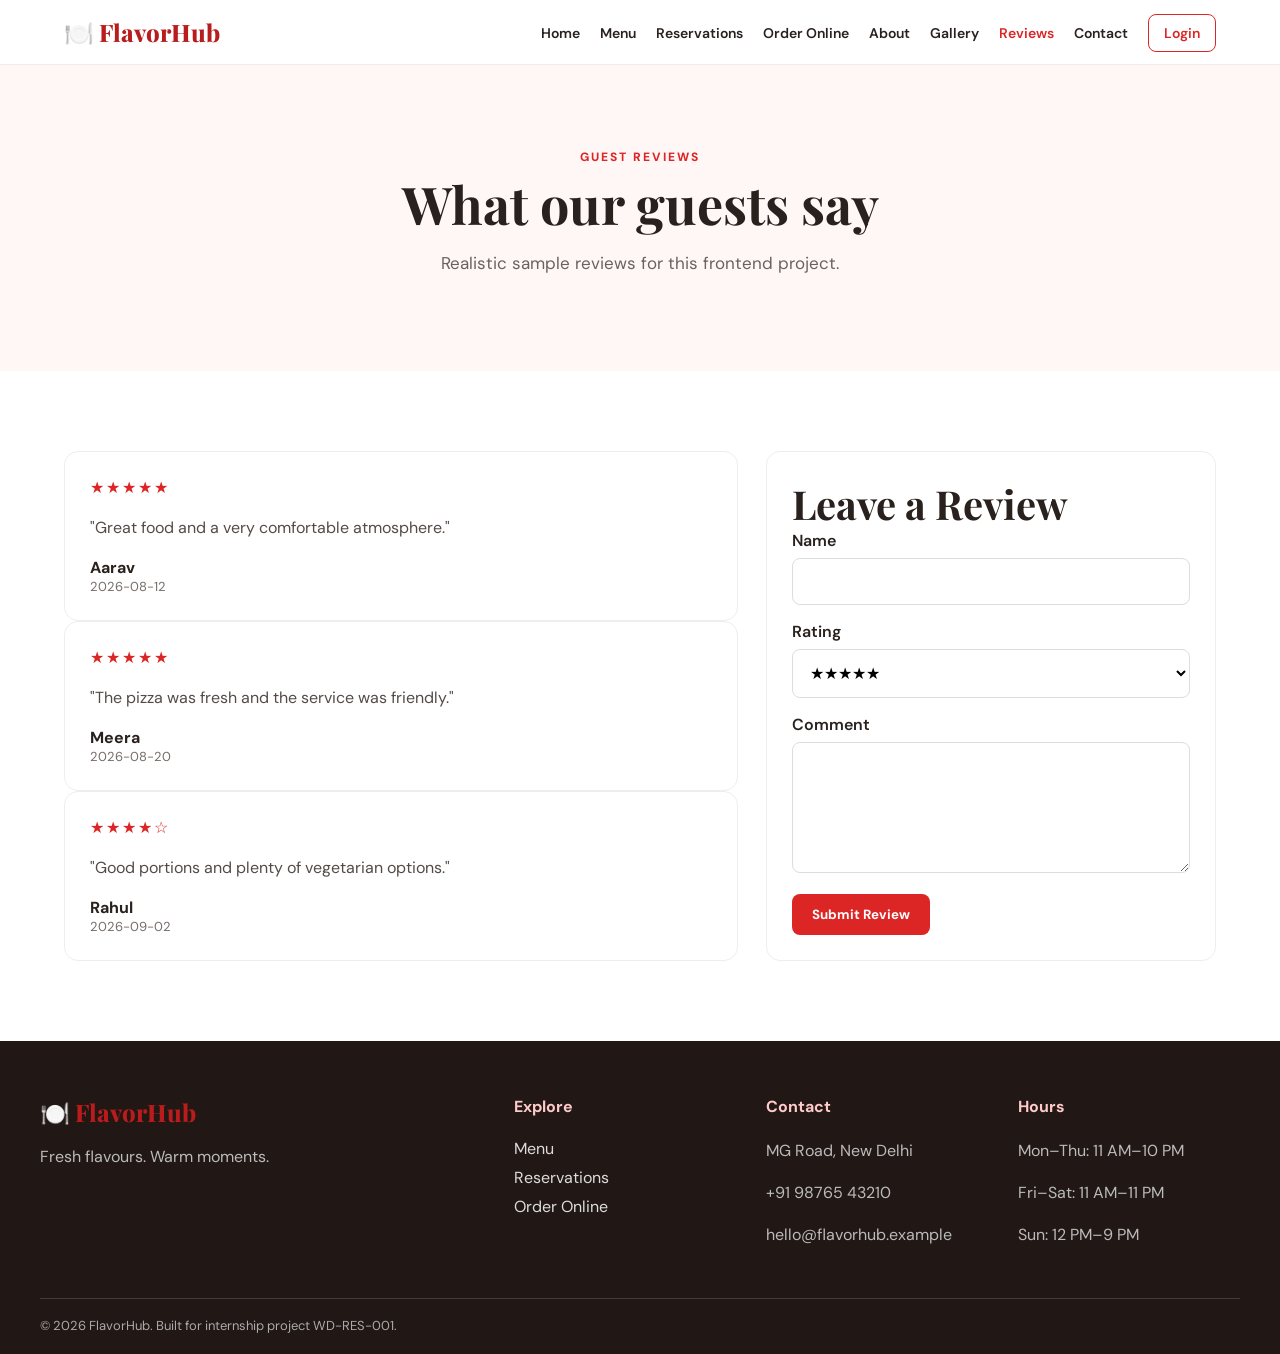
<file: reviews.html>
<!DOCTYPE html>
<html lang="en"><head><meta charset="UTF-8"><meta name="viewport" content="width=device-width,initial-scale=1.0"><title>Reviews | FlavorHub</title>
<link rel="preconnect" href="https://fonts.googleapis.com"><link rel="stylesheet" href="https://fonts.googleapis.com/css2?family=DM+Sans:wght@400;500;600;700&family=Playfair+Display:wght@600;700;800&display=swap"><link rel="stylesheet" href="css/style.css"><link rel="stylesheet" href="css/responsive.css"></head>
<body><header id="site-header"></header><main><section class="page-hero"><span class="eyebrow">GUEST REVIEWS</span><h1>What our guests say</h1><p>Realistic sample reviews for this frontend project.</p></section>
<section class="section two-column"><div><div id="reviews-list" class="review-list"></div></div><div class="form-card"><h2>Leave a Review</h2><form id="review-form"><label>Name<input class="input" name="name" required></label><label>Rating<select class="input" name="rating" required><option value="5">★★★★★</option><option value="4">★★★★☆</option><option value="3">★★★☆☆</option><option value="2">★★☆☆☆</option><option value="1">★☆☆☆☆</option></select></label><label>Comment<textarea class="input" name="comment" rows="5" required></textarea></label><button class="btn btn-primary">Submit Review</button></form><div id="review-message"></div></div></section>
</main><footer id="site-footer"></footer><script src="js/data.js"></script><script src="js/script.js"></script><script src="js/reviews.js"></script></body></html>
</file>
<file: css/style.css>
*{box-sizing:border-box}html{scroll-behavior:smooth}body{margin:0;font-family:"DM Sans",sans-serif;color:#29211d;background:#fff}a{text-decoration:none;color:inherit}.navbar{position:sticky;top:0;z-index:20;background:#fff;border-bottom:1px solid #eee}.nav-container{max-width:1200px;margin:auto;padding:16px 24px;display:flex;align-items:center;gap:28px}.logo{font-family:"Playfair Display",serif;font-size:24px;font-weight:800;color:#b91c1c;white-space:nowrap}.nav-links{margin:0 0 0 auto;padding:0;display:flex;gap:20px;align-items:center;list-style:none}.nav-links a{font-size:14px;font-weight:600}.nav-links a:hover,.nav-links a.active{color:#dc2626}.login-link{border:1px solid #dc2626;padding:9px 15px;border-radius:8px;color:#dc2626!important}.hamburger{display:none;border:0;background:none;font-size:25px;margin-left:auto}.hero{min-height:600px;background:linear-gradient(90deg,rgba(25,10,5,.78),rgba(25,10,5,.25)),url("https://images.unsplash.com/photo-1517248135467-4c7edcad34c4?auto=format&fit=crop&w=1800&q=85") center/cover;display:flex;align-items:center}.hero-content{max-width:1200px;width:100%;margin:auto;padding:80px 24px;color:#fff}.eyebrow{display:inline-block;color:#dc2626;font-size:12px;font-weight:800;letter-spacing:2px;margin-bottom:12px}.hero .eyebrow{color:#fecaca}.hero h1,.page-hero h1{font-family:"Playfair Display",serif;font-size:64px;line-height:1.05;margin:0 0 20px}.hero h1 span{color:#fecaca}.hero p{font-size:19px;max-width:560px;line-height:1.7}.hero-actions{display:flex;gap:12px;margin-top:28px}.btn{display:inline-flex;align-items:center;justify-content:center;border:0;border-radius:8px;padding:12px 20px;font-weight:700;cursor:pointer;font-family:inherit}.btn-primary{background:#dc2626;color:#fff}.btn-primary:hover{background:#b91c1c}.btn-secondary{background:#fee2e2;color:#991b1b}.btn-outline{border:1px solid #fff;color:#fff}.btn-light{background:#fff;color:#991b1b}.full{width:100%}.section{max-width:1200px;margin:auto;padding:80px 24px}.soft{max-width:none;background:#fff7f5}.section-heading{display:flex;justify-content:space-between;align-items:end;margin-bottom:30px}.section-heading.center{display:block;text-align:center}.section h2{font-family:"Playfair Display",serif;font-size:40px;margin:0}.text-link{color:#b91c1c;font-weight:700}.card-grid{display:grid;grid-template-columns:repeat(3,1fr);gap:22px}.food-card{border:1px solid #eee;border-radius:14px;overflow:hidden;background:#fff;box-shadow:0 5px 18px rgba(0,0,0,.04)}.food-image{height:180px;background:#fee2e2;display:flex;align-items:center;justify-content:center;font-size:76px}.food-body{padding:20px}.food-top{display:flex;justify-content:space-between;gap:10px}.food-top h3{margin:0;font-size:18px}.food-top strong{color:#b91c1c}.food-body p{color:#6b625e;line-height:1.55}.tags{display:flex;gap:6px;flex-wrap:wrap;margin:14px 0}.tags span,.badge{font-size:11px;padding:5px 8px;background:#fef2f2;color:#991b1b;border-radius:20px}.food-body .btn{width:100%;margin-top:10px}.offer-banner{max-width:1152px;margin:0 auto 20px;background:#991b1b;color:#fff;border-radius:18px;padding:38px 42px;display:flex;align-items:center;justify-content:space-between}.offer-banner .eyebrow{color:#fecaca}.offer-banner h2{font-family:"Playfair Display",serif;font-size:34px;margin:0}.offer-banner p{margin-bottom:0}.feature-grid,.review-grid,.team-grid{display:grid;grid-template-columns:repeat(3,1fr);gap:22px}.info-card,.review-card,.team-card,.form-card,.side-panel{border:1px solid #eee;border-radius:14px;padding:25px;background:#fff}.icon{font-size:34px}.info-card h3{margin-bottom:8px}.review-card p{line-height:1.7;color:#554b46}.stars{color:#dc2626;letter-spacing:2px}.review-card .small{display:block}.page-hero{background:#fff7f5;text-align:center;padding:80px 24px}.page-hero h1{font-size:52px}.page-hero p{font-size:17px;color:#6b625e}.menu-toolbar{display:flex;gap:12px;margin-bottom:20px}.input{width:100%;border:1px solid #ddd;border-radius:8px;padding:12px 13px;font:inherit;background:#fff}.menu-toolbar .input{max-width:400px}.filter-row{display:flex;gap:8px;flex-wrap:wrap;margin-bottom:28px}.filter-btn{border:1px solid #ddd;background:#fff;border-radius:30px;padding:9px 14px;cursor:pointer}.filter-btn.selected,.filter-btn:hover{background:#dc2626;color:#fff;border-color:#dc2626}.two-column{display:grid;grid-template-columns:1.5fr 1fr;gap:28px}.form-card h2{font-family:"Playfair Display",serif;margin-top:0}.form-card label{display:block;font-weight:600;margin-bottom:16px}.form-card label .input{margin-top:7px;font-weight:400}.form-grid{display:grid;grid-template-columns:1fr 1fr;gap:16px}.side-panel{background:#fff7f5}.side-panel h3{font-family:"Playfair Display",serif}.side-panel p{display:flex;justify-content:space-between;gap:15px;line-height:1.6}.side-panel hr{border:0;border-top:1px solid #ead9d5;margin:25px 0}.order-layout{display:grid;grid-template-columns:1fr 350px;gap:28px}.cart-panel{position:sticky;top:90px;height:max-content;border:1px solid #eee;border-radius:14px;padding:20px;background:#fff;box-shadow:0 5px 20px rgba(0,0,0,.05)}.cart-head{display:flex;justify-content:space-between;align-items:center}.cart-head h2{font-family:"Playfair Display",serif}.cart-item{display:flex;justify-content:space-between;gap:10px;padding:14px 0;border-bottom:1px solid #eee}.cart-item span{display:block;color:#777;font-size:13px;margin-top:4px}.qty{display:flex;align-items:center;gap:8px}.qty button{border:1px solid #ddd;background:#fff;border-radius:5px;width:27px;height:27px;cursor:pointer}.cart-total{display:flex;justify-content:space-between;padding:20px 0;font-size:18px}.coupon-row{display:flex;gap:8px;margin-bottom:12px}.small{font-size:13px;color:#766d68}.hidden{display:none}.success,.error{padding:14px;border-radius:8px;margin-top:16px;line-height:1.5}.success{background:#ecfdf5;color:#166534}.error{background:#fef2f2;color:#991b1b}.image-placeholder{background:#fee2e2;border-radius:18px;display:flex;align-items:center;justify-content:center;font-size:130px;min-height:350px}.team-card{text-align:center}.avatar{height:160px;background:#fee2e2;border-radius:10px;display:flex;align-items:center;justify-content:center;font-size:80px}.team-card h3{margin-bottom:5px}.team-card p{color:#777}.timeline{max-width:700px;margin:auto;display:grid;gap:14px}.timeline div{display:grid;grid-template-columns:100px 1fr;gap:20px;padding:18px;border-left:4px solid #dc2626;background:#fff7f5}.gallery-grid{display:grid;grid-template-columns:repeat(4,1fr);gap:16px}.gallery-item{height:240px;border-radius:14px;background:#fee2e2;display:flex;flex-direction:column;align-items:center;justify-content:center;font-size:70px;position:relative;overflow:hidden}.gallery-item span{font-size:15px;font-weight:700;margin-top:12px}.contact-list{display:grid;gap:15px;margin-bottom:20px}.contact-list div{padding:18px;border:1px solid #eee;border-radius:10px}.contact-list p{margin:7px 0 0;color:#666}.map{width:100%;height:300px;border:0;border-radius:12px}.auth-section{min-height:650px;background:#fff7f5;display:flex;align-items:center;justify-content:center;padding:50px 20px}.auth-card{width:min(450px,100%)}.auth-card h1{font-family:"Playfair Display",serif;font-size:40px}.footer{background:#211714;color:#eee;padding:55px 24px 20px}.footer-grid{max-width:1200px;margin:auto;display:grid;grid-template-columns:2fr 1fr 1fr 1fr;gap:30px}.footer h4{color:#fecaca;margin-top:0}.footer-grid a:not(.logo){display:block;margin:8px 0;color:#ddd}.footer p{color:#bbb;line-height:1.6}.footer-bottom{max-width:1200px;margin:35px auto 0;padding-top:18px;border-top:1px solid #453b38;color:#aaa;font-size:13px}.empty-state{text-align:center;padding:35px;background:#fff7f5;border-radius:10px;color:#777;grid-column:1/-1}

/* =========================================
   ORDER PAGE
========================================= */

.order-layout {
    display: grid;
    grid-template-columns: 1fr 380px;
    gap: 35px;
    align-items: start;
}

.order-menu {
    min-width: 0;
}

.category-buttons {
    display: flex;
    flex-wrap: wrap;
    gap: 10px;
    margin-bottom: 30px;
}

.category-btn {
    border: 1px solid #ddd;
    background: #fff;
    padding: 10px 18px;
    border-radius: 25px;
    cursor: pointer;
    font-weight: 600;
}

.category-btn:hover,
.category-btn.active {
    background: #dc2626;
    color: #fff;
    border-color: #dc2626;
}

.add-cart-btn {
    width: 100%;
    margin-top: 15px;
}

.food-placeholder {
    min-height: 170px;
    display: flex;
    align-items: center;
    justify-content: center;
    font-size: 70px;
    background: #fee2e2;
    border-radius: 12px;
}

.cart-panel {
    position: sticky;
    top: 90px;
    background: #fff;
    padding: 25px;
    border-radius: 15px;
    box-shadow: 0 8px 30px rgba(0,0,0,.08);
}

.cart-header {
    display: flex;
    justify-content: space-between;
    align-items: center;
    border-bottom: 1px solid #eee;
    padding-bottom: 15px;
    margin-bottom: 15px;
}

.cart-header h2 {
    margin: 0;
}

.cart-items {
    max-height: 430px;
    overflow-y: auto;
}

.cart-item {
    position: relative;
    padding: 15px 0;
    border-bottom: 1px solid #eee;
}

.cart-item-info h4 {
    margin: 0 0 5px;
}

.cart-item-info p {
    margin: 0;
    color: #777;
    font-size: 14px;
}

.cart-item-controls {
    display: flex;
    align-items: center;
    gap: 10px;
    margin-top: 12px;
}

.cart-item-controls button {
    width: 30px;
    height: 30px;
    border: 1px solid #ddd;
    background: #fff;
    border-radius: 5px;
    cursor: pointer;
    font-size: 18px;
}

.cart-item-price {
    margin-top: 10px;
    font-weight: 700;
}

.remove-item {
    border: none;
    background: none;
    color: #dc2626;
    cursor: pointer;
    padding: 0;
    margin-top: 8px;
}

.empty-cart {
    text-align: center;
    padding: 30px 10px;
}

.empty-cart-icon {
    font-size: 45px;
    margin-bottom: 10px;
}

.coupon-box {
    margin-top: 20px;
    padding-top: 20px;
    border-top: 1px solid #eee;
}

.coupon-box label {
    display: block;
    font-weight: 600;
    margin-bottom: 8px;
}

.coupon-row {
    display: flex;
    gap: 8px;
}

.coupon-row input {
    min-width: 0;
    flex: 1;
}

.cart-summary {
    margin-top: 20px;
    border-top: 1px solid #eee;
    padding-top: 15px;
}

.summary-row,
.summary-total {
    display: flex;
    justify-content: space-between;
    margin-bottom: 12px;
}

.discount-row {
    color: #16a34a;
}

.summary-total {
    font-size: 20px;
    padding-top: 12px;
    border-top: 1px solid #eee;
}

.checkout-btn {
    width: 100%;
    margin-top: 10px;
}


/* =========================================
   CHECKOUT MODAL
========================================= */

.checkout-modal,
.order-success {
    position: fixed;
    inset: 0;
    background: rgba(0,0,0,.65);
    display: none;
    align-items: center;
    justify-content: center;
    padding: 20px;
    z-index: 9999;
}

.checkout-modal.show,
.order-success.show {
    display: flex;
}

.checkout-content,
.success-box {
    position: relative;
    width: 100%;
    max-width: 500px;
    background: #fff;
    padding: 30px;
    border-radius: 15px;
    max-height: 90vh;
    overflow-y: auto;
}

.close-checkout {
    position: absolute;
    right: 15px;
    top: 10px;
    border: none;
    background: none;
    font-size: 30px;
    cursor: pointer;
}

.checkout-content h2 {
    margin-top: 0;
}

.checkout-note {
    color: #777;
}

.checkout-content .form-group {
    margin-bottom: 18px;
}

.checkout-content label {
    display: block;
    font-weight: 600;
    margin-bottom: 7px;
}

.checkout-content input,
.checkout-content textarea,
.checkout-content select {
    width: 100%;
    padding: 12px;
    border: 1px solid #ddd;
    border-radius: 7px;
    font: inherit;
    box-sizing: border-box;
}

.checkout-content textarea {
    min-height: 90px;
    resize: vertical;
}

.checkout-content .btn {
    width: 100%;
}

.success-box {
    text-align: center;
}

.success-icon {
    width: 65px;
    height: 65px;
    margin: 0 auto 20px;
    border-radius: 50%;
    background: #dcfce7;
    color: #16a34a;
    display: flex;
    align-items: center;
    justify-content: center;
    font-size: 35px;
    font-weight: bold;
}

.cart-toast {
    position: fixed;
    right: 25px;
    bottom: 25px;
    background: #222;
    color: #fff;
    padding: 13px 20px;
    border-radius: 8px;
    z-index: 10000;
}
</file>
<file: css/responsive.css>
@media(max-width:900px){.nav-links{display:none;position:absolute;top:68px;left:0;right:0;background:#fff;border-bottom:1px solid #eee;padding:15px 24px;flex-direction:column;align-items:flex-start}.nav-links.open{display:flex}.hamburger{display:block}.hero h1{font-size:50px}.card-grid,.feature-grid,.review-grid,.team-grid{grid-template-columns:repeat(2,1fr)}.gallery-grid{grid-template-columns:repeat(2,1fr)}.order-layout{grid-template-columns:1fr}.cart-panel{position:static}.footer-grid{grid-template-columns:repeat(2,1fr)}}@media(max-width:600px){.nav-container{padding:13px 16px}.logo{font-size:21px}.hero{min-height:560px}.hero-content{padding:50px 20px}.hero h1{font-size:42px}.hero p{font-size:16px}.hero-actions{flex-direction:column;align-items:stretch}.section{padding:55px 18px}.section h2{font-size:32px}.section-heading{align-items:flex-start;gap:15px;flex-direction:column}.offer-banner{margin:0 18px 10px;padding:28px 24px;display:block}.offer-banner h2{font-size:28px}.offer-banner .btn{margin-top:18px}.card-grid,.feature-grid,.review-grid,.team-grid,.two-column{grid-template-columns:1fr}.page-hero{padding:55px 18px}.page-hero h1{font-size:40px}.menu-toolbar{flex-direction:column}.form-grid{grid-template-columns:1fr}.gallery-grid{grid-template-columns:1fr 1fr}.gallery-item{height:180px;font-size:50px}.footer-grid{grid-template-columns:1fr}.side-panel p{display:block}.image-placeholder{min-height:250px}.auth-section{min-height:600px}.food-image{height:160px}}
@media (max-width: 900px) {

    .order-layout {
        grid-template-columns: 1fr;
    }

    .cart-panel {
        position: static;
    }

}


@media (max-width: 600px) {

    .category-buttons {
        gap: 7px;
    }

    .category-btn {
        padding: 8px 12px;
        font-size: 13px;
    }

    .cart-panel {
        padding: 18px;
    }

    .coupon-row {
        flex-direction: column;
    }

    .coupon-row .btn {
        width: 100%;
    }

    .checkout-content,
    .success-box {
        padding: 22px;
    }

}
</file>
